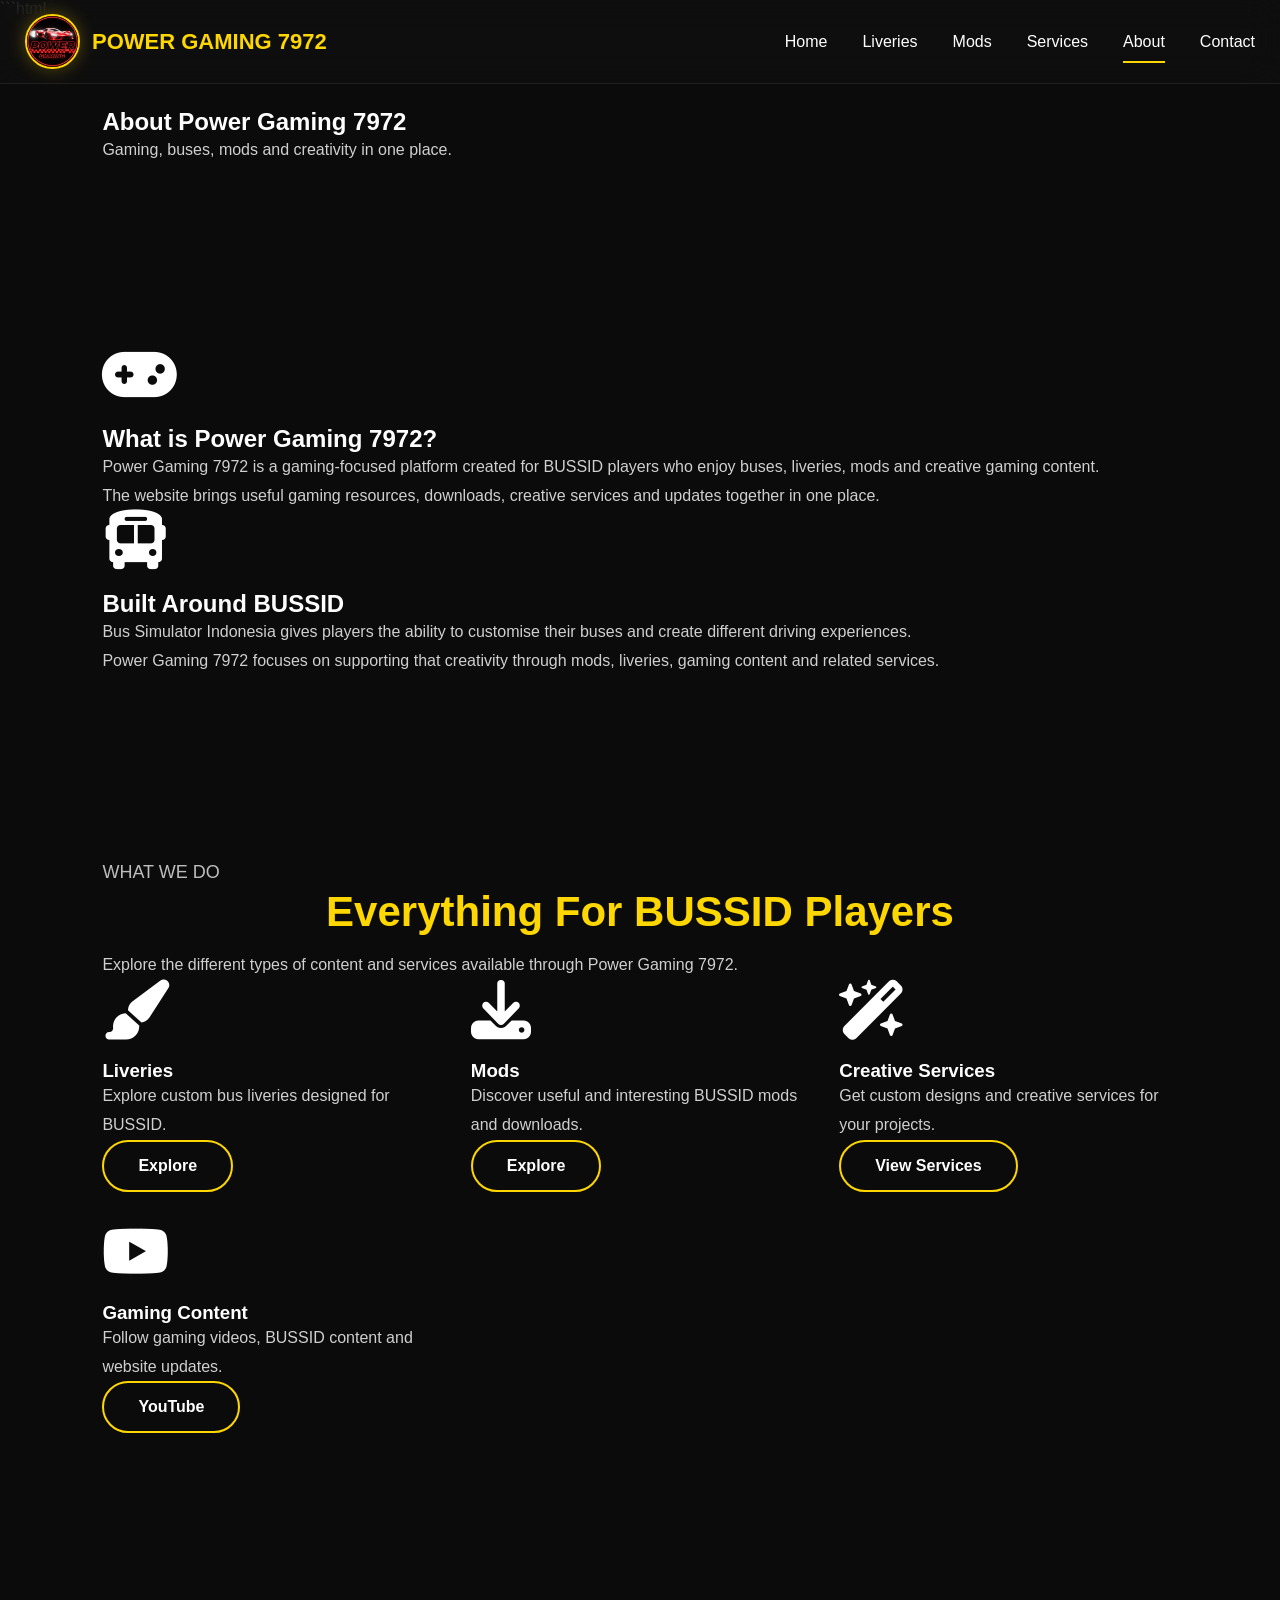
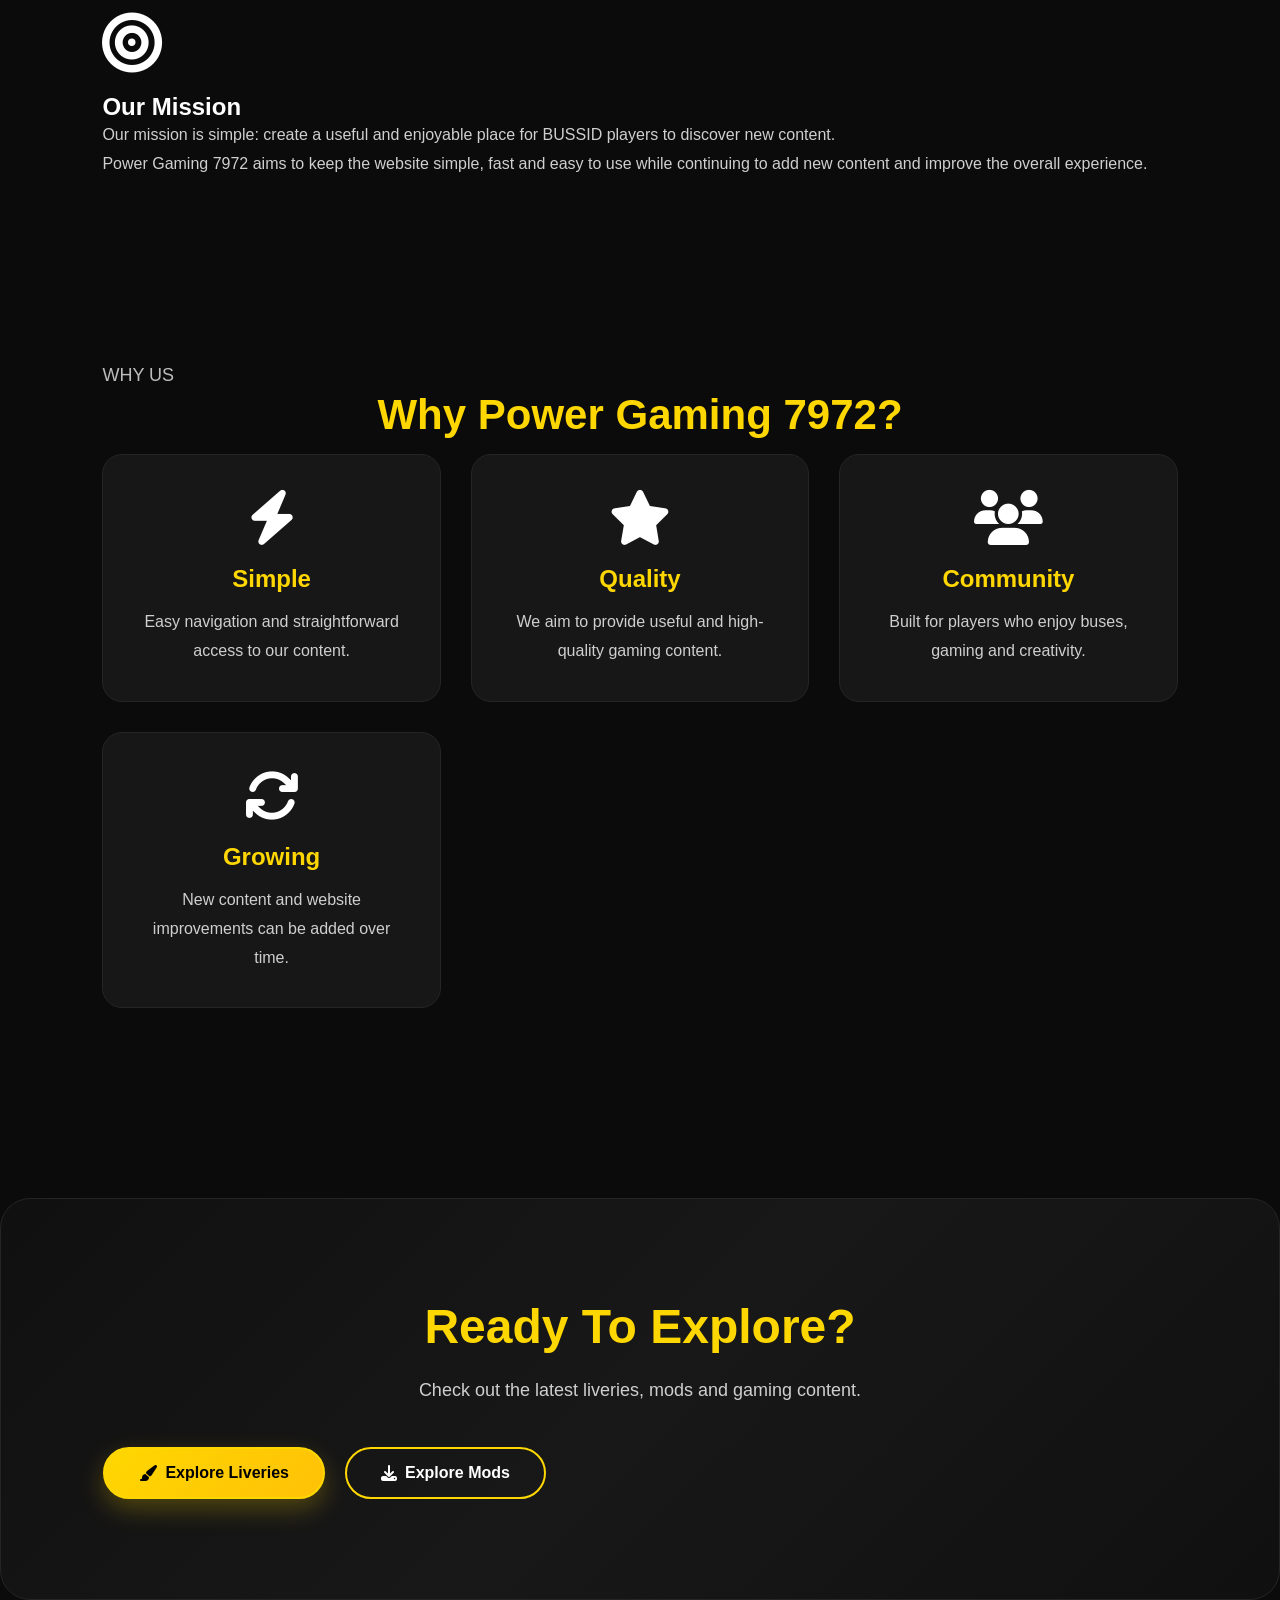
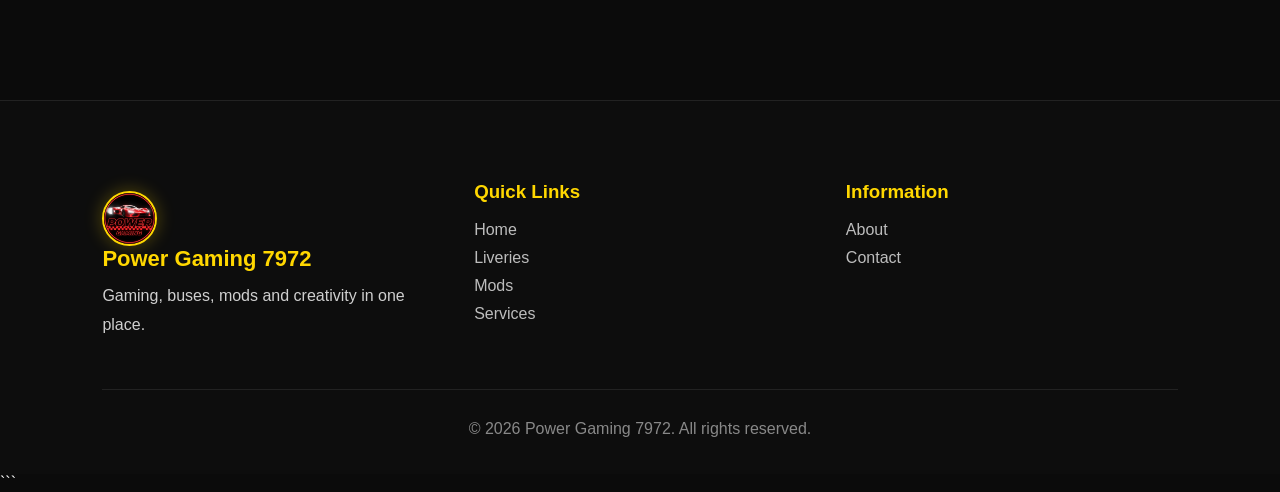
<file: about.html>
```html
<!DOCTYPE html>
<html lang="en">

<head>

    <meta charset="UTF-8">

    <meta
        name="viewport"
        content="width=device-width, initial-scale=1.0"
    >

    <meta
        name="description"
        content="Learn more about Power Gaming 7972, a BUSSID gaming platform featuring mods, liveries, gaming content and creative services."
    >

    <meta
        name="author"
        content="Power Gaming 7972"
    >

    <meta
        name="robots"
        content="index, follow"
    >

    <link
        rel="canonical"
        href="https://powergaming7972.github.io/about.html"
    >

    <title>About | Power Gaming 7972</title>


    <!-- =========================
         OPEN GRAPH
    ========================== -->

    <meta
        property="og:type"
        content="website"
    >

    <meta
        property="og:title"
        content="About | Power Gaming 7972"
    >

    <meta
        property="og:description"
        content="Learn more about Power Gaming 7972, BUSSID mods, liveries, gaming content and creative services."
    >

    <meta
        property="og:image"
        content="https://powergaming7972.github.io/images/Banner.png"
    >

    <meta
        property="og:url"
        content="https://powergaming7972.github.io/about.html"
    >

    <meta
        property="og:site_name"
        content="Power Gaming 7972"
    >


    <!-- =========================
         TWITTER
    ========================== -->

    <meta
        name="twitter:card"
        content="summary_large_image"
    >

    <meta
        name="twitter:title"
        content="About | Power Gaming 7972"
    >

    <meta
        name="twitter:description"
        content="Learn more about Power Gaming 7972 and its BUSSID gaming content."
    >

    <meta
        name="twitter:image"
        content="https://powergaming7972.github.io/images/Banner.png"
    >


    <!-- =========================
         FAVICON
    ========================== -->

    <link
        rel="icon"
        href="images/logo.jpg"
        type="image/jpg"
    >

    <link
        rel="apple-touch-icon"
        href="images/logo.jpg"
    >


    <!-- =========================
         GOOGLE FONTS
    ========================== -->

    <link
        rel="preconnect"
        href="https://fonts.googleapis.com"
    >

    <link
        rel="preconnect"
        href="https://fonts.gstatic.com"
        crossorigin
    >

    <link
        href="https://fonts.googleapis.com/css2?family=Outfit:wght@300;400;500;600;700;800&display=swap"
        rel="stylesheet"
    >


    <!-- =========================
         FONT AWESOME
    ========================== -->

    <link
        rel="stylesheet"
        href="https://cdnjs.cloudflare.com/ajax/libs/font-awesome/6.6.0/css/all.min.css"
        crossorigin="anonymous"
        referrerpolicy="no-referrer"
    >


    <!-- =========================
         WEBSITE CSS
    ========================== -->

    <link
        rel="stylesheet"
        href="css/variables.css"
    >

    <link
        rel="stylesheet"
        href="css/style.css"
    >

    <link
        rel="stylesheet"
        href="css/hero.css"
    >

    <link
        rel="stylesheet"
        href="css/navbar.css"
    >

    <link
        rel="stylesheet"
        href="css/premiumbuttons.css"
    >

    <link
        rel="stylesheet"
        href="css/responsive.css"
    >


    <!-- =========================
         STRUCTURED DATA
    ========================== -->

    <script type="application/ld+json">
    {
        "@context": "https://schema.org",
        "@type": "WebPage",
        "name": "About Power Gaming 7972",
        "url": "https://powergaming7972.github.io/about.html",
        "description": "Learn more about Power Gaming 7972, its BUSSID content, gaming resources and creative services.",
        "isPartOf": {
            "@type": "WebSite",
            "name": "Power Gaming 7972",
            "url": "https://powergaming7972.github.io/"
        }
    }
    </script>

</head>


<body>


    <!-- =====================================================
         HEADER / NAVBAR
    ====================================================== -->

    <header class="site-header">

        <nav
            class="navbar"
            aria-label="Primary navigation"
        >

            <!-- LOGO -->

            <a
                href="index.html"
                class="logo"
                aria-label="Power Gaming 7972 Home"
            >

                <img
                    src="images/logo.jpg"
                    alt="Power Gaming 7972 logo"
                    width="48"
                    height="48"
                >

                <span>
                    POWER GAMING 7972
                </span>

            </a>


            <!-- MOBILE MENU -->

            <button
                class="menu-btn"
                type="button"
                aria-label="Open navigation menu"
                aria-controls="primary-navigation"
                aria-expanded="false"
            >

                <i
                    class="fa-solid fa-bars"
                    aria-hidden="true"
                ></i>

            </button>


            <!-- NAVIGATION -->

            <ul
                class="nav-links"
                id="primary-navigation"
            >

                <li>
                    <a href="index.html">
                        Home
                    </a>
                </li>

                <li>
                    <a href="liveries.html">
                        Liveries
                    </a>
                </li>

                <li>
                    <a href="mods.html">
                        Mods
                    </a>
                </li>

                <li>
                    <a href="services.html">
                        Services
                    </a>
                </li>

                <li>
                    <a
                        href="about.html"
                        class="active"
                        aria-current="page"
                    >
                        About
                    </a>
                </li>

                <li>
                    <a href="contact.html">
                        Contact
                    </a>
                </li>

            </ul>

        </nav>

    </header>


    <!-- =====================================================
         MAIN CONTENT
    ====================================================== -->

    <main id="main-content">


        <!-- =========================
             PAGE HERO
        ========================== -->

        <section
            class="page-hero"
            aria-labelledby="about-title"
        >

            <h1 id="about-title">
                About Power Gaming 7972
            </h1>

            <p>
                Gaming, buses, mods and creativity
                in one place.
            </p>

        </section>


        <!-- =========================
             INTRODUCTION
        ========================== -->

        <section
            class="section"
            aria-labelledby="about-introduction"
        >

            <div class="container">

                <div class="content-grid">


                    <!-- WHAT IS POWER GAMING -->

                    <article class="content-card">

                        <div
                            class="service-icon"
                            aria-hidden="true"
                        >

                            <i class="fa-solid fa-gamepad"></i>

                        </div>

                        <h2 id="about-introduction">
                            What is Power Gaming 7972?
                        </h2>

                        <p>
                            Power Gaming 7972 is a gaming-focused
                            platform created for BUSSID players
                            who enjoy buses, liveries, mods and
                            creative gaming content.
                        </p>

                        <p>
                            The website brings useful gaming
                            resources, downloads, creative
                            services and updates together
                            in one place.
                        </p>

                    </article>


                    <!-- BUSSID -->

                    <article class="content-card">

                        <div
                            class="service-icon"
                            aria-hidden="true"
                        >

                            <i class="fa-solid fa-bus"></i>

                        </div>

                        <h2>
                            Built Around BUSSID
                        </h2>

                        <p>
                            Bus Simulator Indonesia gives players
                            the ability to customise their buses
                            and create different driving experiences.
                        </p>

                        <p>
                            Power Gaming 7972 focuses on supporting
                            that creativity through mods, liveries,
                            gaming content and related services.
                        </p>

                    </article>

                </div>

            </div>

        </section>


        <!-- =========================
             WHAT WE OFFER
        ========================== -->

        <section
            class="section"
            aria-labelledby="offer-title"
        >

            <div class="container">

                <div class="section-heading">

                    <span class="section-subtitle">
                        WHAT WE DO
                    </span>

                    <h2
                        class="section-title"
                        id="offer-title"
                    >
                        Everything For BUSSID Players
                    </h2>

                    <p class="section-description">
                        Explore the different types of content
                        and services available through
                        Power Gaming 7972.
                    </p>

                </div>


                <div class="cards">


                    <!-- LIVERIES -->

                    <article class="content-card">

                        <div
                            class="service-icon"
                            aria-hidden="true"
                        >

                            <i class="fa-solid fa-paintbrush"></i>

                        </div>

                        <h3>
                            Liveries
                        </h3>

                        <p>
                            Explore custom bus liveries
                            designed for BUSSID.
                        </p>

                        <a
                            href="liveries.html"
                            class="btn white"
                        >
                            Explore
                        </a>

                    </article>


                    <!-- MODS -->

                    <article class="content-card">

                        <div
                            class="service-icon"
                            aria-hidden="true"
                        >

                            <i class="fa-solid fa-download"></i>

                        </div>

                        <h3>
                            Mods
                        </h3>

                        <p>
                            Discover useful and interesting
                            BUSSID mods and downloads.
                        </p>

                        <a
                            href="mods.html"
                            class="btn white"
                        >
                            Explore
                        </a>

                    </article>


                    <!-- SERVICES -->

                    <article class="content-card">

                        <div
                            class="service-icon"
                            aria-hidden="true"
                        >

                            <i class="fa-solid fa-wand-magic-sparkles"></i>

                        </div>

                        <h3>
                            Creative Services
                        </h3>

                        <p>
                            Get custom designs and creative
                            services for your projects.
                        </p>

                        <a
                            href="services.html"
                            class="btn white"
                        >
                            View Services
                        </a>

                    </article>


                    <!-- YOUTUBE -->

                    <article class="content-card">

                        <div
                            class="service-icon"
                            aria-hidden="true"
                        >

                            <i class="fa-brands fa-youtube"></i>

                        </div>

                        <h3>
                            Gaming Content
                        </h3>

                        <p>
                            Follow gaming videos, BUSSID
                            content and website updates.
                        </p>

                        <a
                            href="https://youtube.com/@powergaming7972"
                            class="btn white"
                            target="_blank"
                            rel="noopener noreferrer"
                        >
                            YouTube
                        </a>

                    </article>

                </div>

            </div>

        </section>


        <!-- =========================
             MISSION
        ========================== -->

        <section
            class="section"
            aria-labelledby="mission-title"
        >

            <div class="container">

                <article class="content-card mission-card">

                    <div
                        class="service-icon"
                        aria-hidden="true"
                    >

                        <i class="fa-solid fa-bullseye"></i>

                    </div>

                    <h2 id="mission-title">
                        Our Mission
                    </h2>

                    <p>
                        Our mission is simple: create a useful
                        and enjoyable place for BUSSID players
                        to discover new content.
                    </p>

                    <p>
                        Power Gaming 7972 aims to keep the website
                        simple, fast and easy to use while
                        continuing to add new content and improve
                        the overall experience.
                    </p>

                </article>

            </div>

        </section>


        <!-- =========================
             WHY POWER GAMING
        ========================== -->

        <section
            class="section"
            aria-labelledby="why-title"
        >

            <div class="container">

                <div class="section-heading">

                    <span class="section-subtitle">
                        WHY US
                    </span>

                    <h2
                        class="section-title"
                        id="why-title"
                    >
                        Why Power Gaming 7972?
                    </h2>

                </div>


                <div class="why-grid">


                    <!-- SIMPLE -->

                    <article class="why-card">

                        <div
                            class="why-icon"
                            aria-hidden="true"
                        >

                            <i class="fa-solid fa-bolt"></i>

                        </div>

                        <h3>
                            Simple
                        </h3>

                        <p>
                            Easy navigation and straightforward
                            access to our content.
                        </p>

                    </article>


                    <!-- QUALITY -->

                    <article class="why-card">

                        <div
                            class="why-icon"
                            aria-hidden="true"
                        >

                            <i class="fa-solid fa-star"></i>

                        </div>

                        <h3>
                            Quality
                        </h3>

                        <p>
                            We aim to provide useful and
                            high-quality gaming content.
                        </p>

                    </article>


                    <!-- COMMUNITY -->

                    <article class="why-card">

                        <div
                            class="why-icon"
                            aria-hidden="true"
                        >

                            <i class="fa-solid fa-users"></i>

                        </div>

                        <h3>
                            Community
                        </h3>

                        <p>
                            Built for players who enjoy
                            buses, gaming and creativity.
                        </p>

                    </article>


                    <!-- UPDATES -->

                    <article class="why-card">

                        <div
                            class="why-icon"
                            aria-hidden="true"
                        >

                            <i class="fa-solid fa-arrows-rotate"></i>

                        </div>

                        <h3>
                            Growing
                        </h3>

                        <p>
                            New content and website improvements
                            can be added over time.
                        </p>

                    </article>

                </div>

            </div>

        </section>


        <!-- =========================
             CTA
        ========================== -->

        <section
            class="contact-cta"
            aria-labelledby="explore-title"
        >

            <div class="container">

                <h2 id="explore-title">
                    Ready To Explore?
                </h2>

                <p>
                    Check out the latest liveries,
                    mods and gaming content.
                </p>

                <div class="hero-buttons">

                    <a
                        href="liveries.html"
                        class="btn gold"
                    >

                        <i
                            class="fa-solid fa-paintbrush"
                            aria-hidden="true"
                        ></i>

                        Explore Liveries

                    </a>


                    <a
                        href="mods.html"
                        class="btn white"
                    >

                        <i
                            class="fa-solid fa-download"
                            aria-hidden="true"
                        ></i>

                        Explore Mods

                    </a>

                </div>

            </div>

        </section>

    </main>


    <!-- =====================================================
         FOOTER
    ====================================================== -->

    <footer>

        <div class="footer-grid">


            <!-- BRAND -->

            <div>

                <a
                    href="index.html"
                    class="logo"
                    aria-label="Power Gaming 7972 Home"
                >

                    <img
                        src="images/logo.jpg"
                        alt="Power Gaming 7972 logo"
                        width="48"
                        height="48"
                    >

                    <span>
                        Power Gaming 7972
                    </span>

                </a>

                <p>
                    Gaming, buses, mods and creativity
                    in one place.
                </p>

            </div>


            <!-- QUICK LINKS -->

            <nav aria-label="Footer navigation">

                <h3>
                    Quick Links
                </h3>

                <a href="index.html">
                    Home
                </a>

                <a href="liveries.html">
                    Liveries
                </a>

                <a href="mods.html">
                    Mods
                </a>

                <a href="services.html">
                    Services
                </a>

            </nav>


            <!-- INFORMATION -->

            <div>

                <h3>
                    Information
                </h3>

                <a href="about.html">
                    About
                </a>

                <a href="contact.html">
                    Contact
                </a>

            </div>

        </div>


        <p class="copyright">
            © 2026 Power Gaming 7972.
            All rights reserved.
        </p>

    </footer>


    <!-- =====================================================
         JAVASCRIPT
    ====================================================== -->

    <script
        src="js/app.js"
        defer
    ></script>

    <script
        src="js/downloads.js"
        defer
    ></script>

</body>

</html>
```
</file>
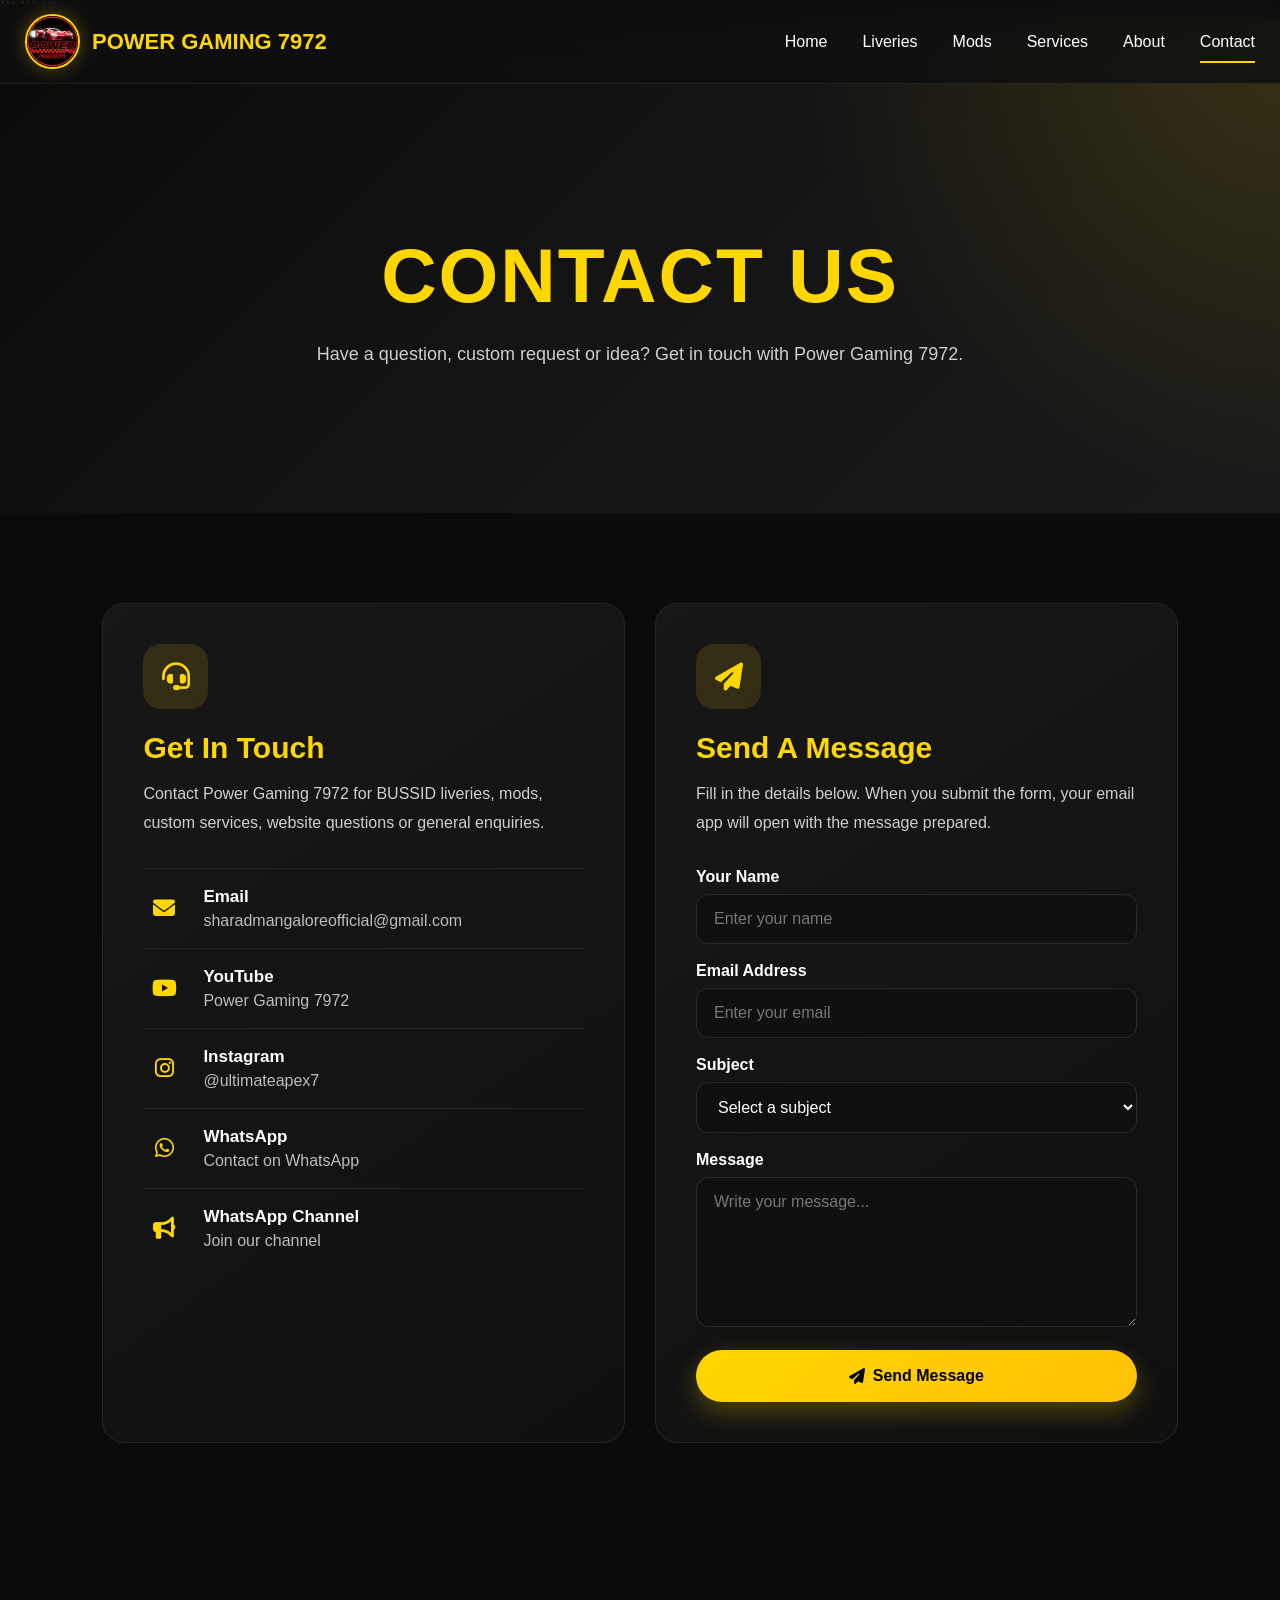
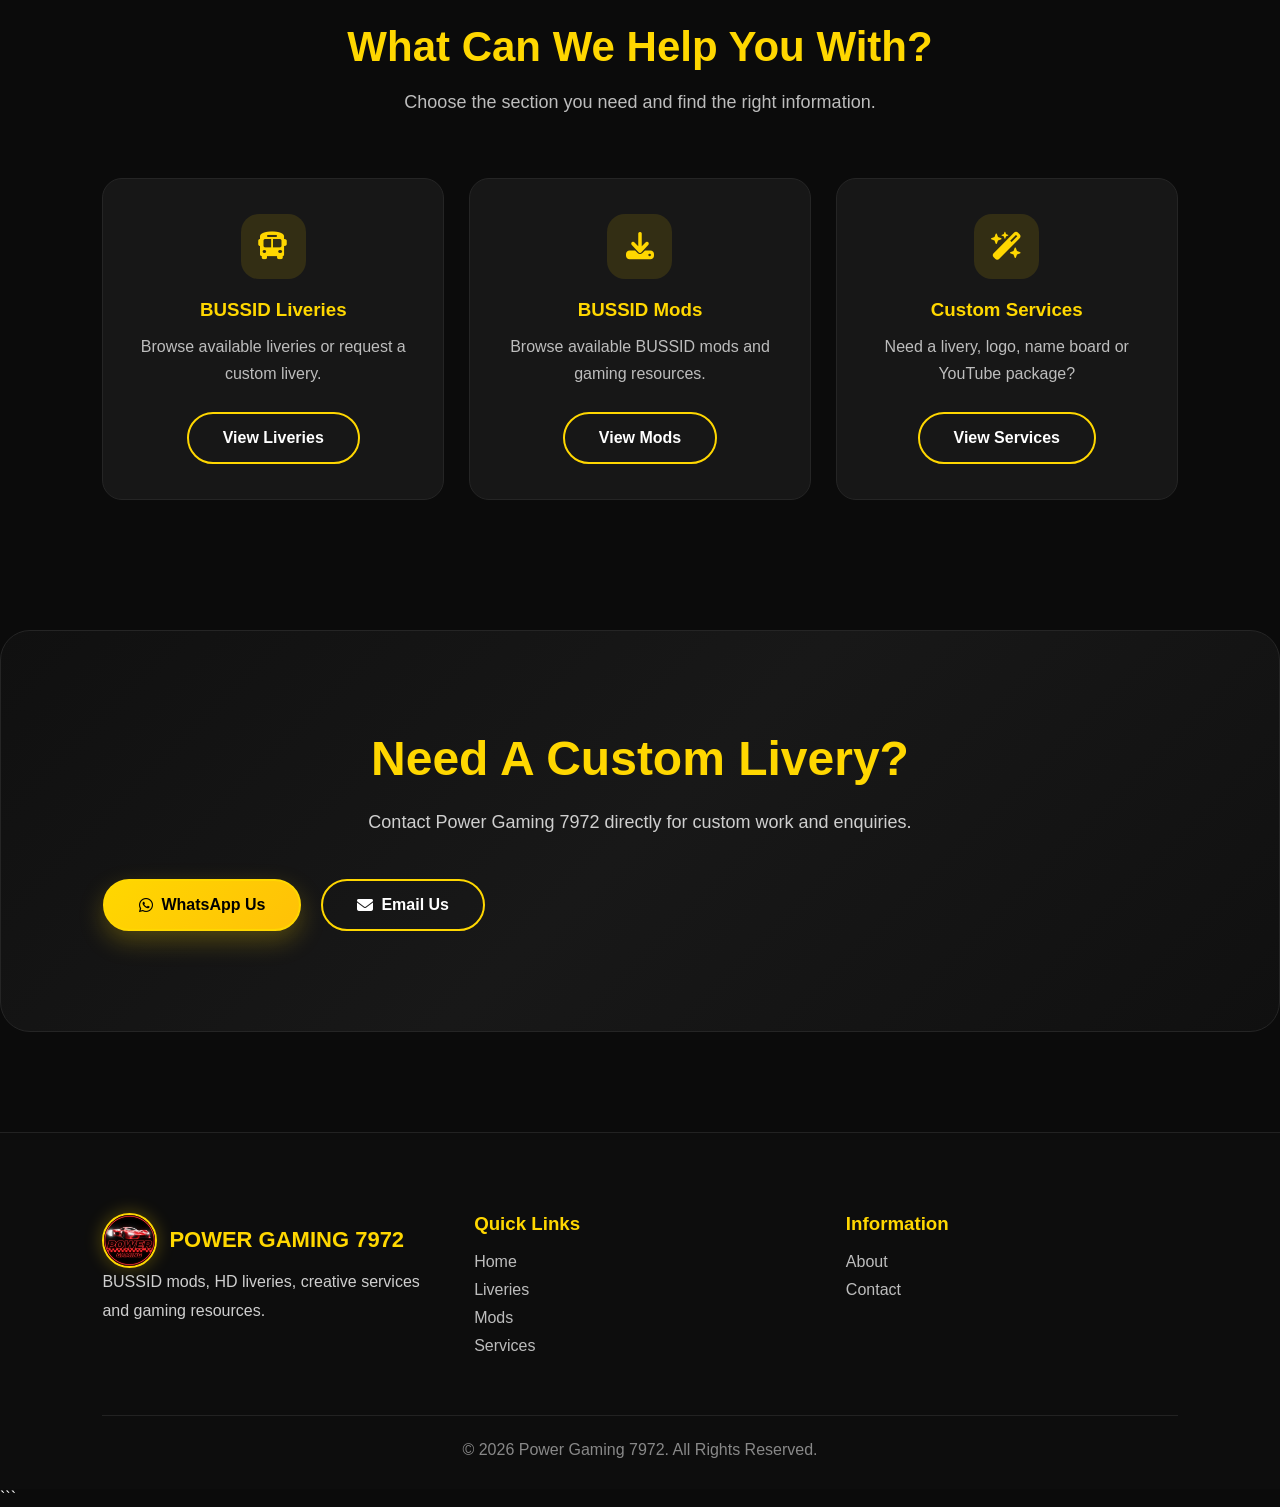
<file: contact.html>
<!DOCTYPE html>

<html lang="en">

<head>

```
<meta charset="UTF-8">

<meta name="viewport" content="width=device-width, initial-scale=1.0">

<meta
    name="description"
    content="Contact Power Gaming 7972 for BUSSID mods, liveries, custom services and general enquiries."
>

<meta name="author" content="Power Gaming 7972">
<meta name="robots" content="index, follow">

<link
    rel="canonical"
    href="https://powergaming7972.github.io/contact.html"
>

<title>Contact | Power Gaming 7972</title>


<!-- Open Graph -->

<meta property="og:type" content="website">

<meta
    property="og:title"
    content="Contact | Power Gaming 7972"
>

<meta
    property="og:description"
    content="Contact Power Gaming 7972 for BUSSID mods, liveries and custom services."
>

<meta
    property="og:image"
    content="https://powergaming7972.github.io/images/Banner.png"
>

<meta
    property="og:url"
    content="https://powergaming7972.github.io/contact.html"
>

<meta
    property="og:site_name"
    content="Power Gaming 7972"
>


<!-- Favicon -->

<link
    rel="icon"
    href="images/logo.jpg"
    type="image/jpeg"
>

<link
    rel="apple-touch-icon"
    href="images/logo.jpg"
>


<!-- Google Font -->

<link rel="preconnect" href="https://fonts.googleapis.com">

<link
    rel="preconnect"
    href="https://fonts.gstatic.com"
    crossorigin
>

<link
    href="https://fonts.googleapis.com/css2?family=Outfit:wght@300;400;500;600;700;800&display=swap"
    rel="stylesheet"
>


<!-- Font Awesome -->

<link
    rel="stylesheet"
    href="https://cdnjs.cloudflare.com/ajax/libs/font-awesome/6.6.0/css/all.min.css"
    crossorigin="anonymous"
    referrerpolicy="no-referrer"
>


<!-- Website CSS -->

<link rel="stylesheet" href="css/variables.css">
<link rel="stylesheet" href="css/style.css">
<link rel="stylesheet" href="css/hero.css">
<link rel="stylesheet" href="css/navbar.css">
<link rel="stylesheet" href="css/premiumbuttons.css">
<link rel="stylesheet" href="css/responsive.css">


<!-- Contact Page CSS -->

<style>

    .page-hero {
        min-height: 55vh;
        padding: 150px 8% 80px;

        display: flex;
        flex-direction: column;
        justify-content: center;
        align-items: center;

        text-align: center;

        background:
            radial-gradient(
                circle at top right,
                rgba(255, 215, 0, 0.14),
                transparent 35%
            ),
            linear-gradient(
                135deg,
                #0b0b0b,
                #141414,
                #1a1a1a
            );
    }

    .page-hero h1 {
        font-size: clamp(2.8rem, 6vw, 5rem);
        color: var(--gold, #ffd700);
        margin-bottom: 18px;
        text-transform: uppercase;
        letter-spacing: 2px;
    }

    .page-hero p {
        max-width: 700px;
        font-size: 18px;
        color: #cfcfcf;
        line-height: 1.8;
    }


    .contact-section {
        padding: 90px 8%;
    }

    .contact-container {
        max-width: 1300px;
        margin: auto;
    }

    .contact-grid {
        display: grid;
        grid-template-columns: repeat(2, minmax(0, 1fr));
        gap: 30px;
    }


    .contact-card {
        background:
            linear-gradient(
                145deg,
                #171717,
                #101010
            );

        border: 1px solid #252525;
        border-radius: 22px;

        padding: 40px;

        transition: 0.35s ease;
    }

    .contact-card:hover {
        transform: translateY(-8px);
        border-color: var(--gold, #ffd700);

        box-shadow:
            0 20px 45px rgba(255, 215, 0, 0.12);
    }


    .contact-icon {
        width: 65px;
        height: 65px;

        display: flex;
        align-items: center;
        justify-content: center;

        border-radius: 18px;

        background: rgba(255, 215, 0, 0.12);

        color: var(--gold, #ffd700);

        font-size: 28px;

        margin-bottom: 22px;
    }


    .contact-card h2 {
        color: var(--gold, #ffd700);
        font-size: 30px;
        margin-bottom: 15px;
    }

    .contact-card > p {
        color: #cfcfcf;
        line-height: 1.8;
        margin-bottom: 30px;
    }


    .contact-item {
        display: flex;
        align-items: center;

        gap: 18px;

        padding: 18px 0;

        border-top: 1px solid #252525;
    }

    .contact-item > i {
        width: 42px;

        color: var(--gold, #ffd700);

        font-size: 22px;

        text-align: center;
    }

    .contact-item h3 {
        color: #fff;
        font-size: 17px;
        margin-bottom: 5px;
    }

    .contact-item a {
        color: #bdbdbd;
        transition: 0.3s ease;
        word-break: break-word;
    }

    .contact-item a:hover {
        color: var(--gold, #ffd700);
    }


    .contact-form {
        display: flex;
        flex-direction: column;
        gap: 18px;
    }

    .form-group {
        display: flex;
        flex-direction: column;
        gap: 8px;
    }

    .form-group label {
        color: #fff;
        font-weight: 600;
    }

    .form-group input,
    .form-group select,
    .form-group textarea {
        width: 100%;

        padding: 15px 17px;

        background: #101010;

        color: #fff;

        border: 1px solid #2a2a2a;

        border-radius: 12px;

        outline: none;

        transition: 0.3s ease;
    }

    .form-group textarea {
        resize: vertical;
        min-height: 150px;
    }

    .form-group input::placeholder,
    .form-group textarea::placeholder {
        color: #777;
    }

    .form-group input:focus,
    .form-group select:focus,
    .form-group textarea:focus {
        border-color: var(--gold, #ffd700);

        box-shadow:
            0 0 18px rgba(255, 215, 0, 0.12);
    }


    .contact-form .btn {
        border: none;
        margin-top: 5px;
    }


    .help-section {
        padding: 90px 8%;
    }

    .help-container {
        max-width: 1300px;
        margin: auto;
    }

    .help-grid {
        display: grid;

        grid-template-columns:
            repeat(
                3,
                minmax(0, 1fr)
            );

        gap: 25px;

        margin-top: 50px;
    }

    .help-card {
        background: #171717;

        border: 1px solid #252525;

        border-radius: 20px;

        padding: 35px 25px;

        text-align: center;

        transition: 0.35s ease;
    }

    .help-card:hover {
        transform: translateY(-10px);

        border-color: var(--gold, #ffd700);

        box-shadow:
            0 20px 40px rgba(0, 0, 0, 0.4);
    }

    .help-card .contact-icon {
        margin: 0 auto 20px;
    }

    .help-card h3 {
        color: var(--gold, #ffd700);
        margin-bottom: 12px;
    }

    .help-card p {
        color: #bdbdbd;
        line-height: 1.7;
        margin-bottom: 25px;
    }


    .contact-cta {
        max-width: 1300px;
        margin: 40px auto 100px;
    }


    @media (max-width: 900px) {

        .contact-grid {
            grid-template-columns: 1fr;
        }

        .help-grid {
            grid-template-columns: 1fr 1fr;
        }

        .page-hero {
            padding-left: 6%;
            padding-right: 6%;
        }

    }


    @media (max-width: 600px) {

        .page-hero {
            min-height: 50vh;
            padding: 130px 5% 70px;
        }

        .page-hero h1 {
            font-size: 2.6rem;
        }

        .page-hero p {
            font-size: 16px;
        }

        .contact-section,
        .help-section {
            padding: 60px 5%;
        }

        .contact-card {
            padding: 28px 22px;
        }

        .contact-card h2 {
            font-size: 26px;
        }

        .help-grid {
            grid-template-columns: 1fr;
        }

        .contact-cta {
            margin: 20px 5% 70px;
        }

    }

</style>
```

</head>

<body>

```
<!-- SCROLL PROGRESS -->

<div
    id="progress-bar"
    aria-hidden="true"
></div>


<!-- HEADER -->

<header class="site-header">

    <nav
        class="navbar"
        aria-label="Primary navigation"
    >

        <a
            href="index.html"
            class="logo"
            aria-label="Power Gaming 7972 home"
        >

            <img
                src="images/logo.jpg"
                alt="Power Gaming 7972 logo"
                width="48"
                height="48"
            >

            <span>
                POWER GAMING 7972
            </span>

        </a>


        <button
            class="menu-btn"
            type="button"
            aria-label="Open navigation menu"
            aria-controls="primary-navigation"
            aria-expanded="false"
        >

            <i
                class="fa-solid fa-bars"
                aria-hidden="true"
            ></i>

        </button>


        <ul
            class="nav-links"
            id="primary-navigation"
        >

            <li>
                <a href="index.html">
                    Home
                </a>
            </li>

            <li>
                <a href="liveries.html">
                    Liveries
                </a>
            </li>

            <li>
                <a href="mods.html">
                    Mods
                </a>
            </li>

            <li>
                <a href="services.html">
                    Services
                </a>
            </li>

            <li>
                <a href="about.html">
                    About
                </a>
            </li>

            <li>
                <a
                    href="contact.html"
                    class="active"
                    aria-current="page"
                >
                    Contact
                </a>
            </li>

        </ul>

    </nav>

</header>


<!-- MAIN -->

<main>


    <!-- PAGE HERO -->

    <section class="page-hero">

        <h1>
            Contact Us
        </h1>

        <p>
            Have a question, custom request or idea?
            Get in touch with Power Gaming 7972.
        </p>

    </section>


    <!-- CONTACT -->

    <section
        class="contact-section"
        aria-labelledby="contact-title"
    >

        <div class="contact-container">

            <div class="contact-grid">


                <!-- CONTACT INFORMATION -->

                <article class="contact-card">

                    <div
                        class="contact-icon"
                        aria-hidden="true"
                    >
                        <i class="fa-solid fa-headset"></i>
                    </div>

                    <h2 id="contact-title">
                        Get In Touch
                    </h2>

                    <p>
                        Contact Power Gaming 7972 for
                        BUSSID liveries, mods, custom
                        services, website questions or
                        general enquiries.
                    </p>


                    <!-- EMAIL -->

                    <div class="contact-item">

                        <i
                            class="fa-solid fa-envelope"
                            aria-hidden="true"
                        ></i>

                        <div>

                            <h3>
                                Email
                            </h3>

                            <a href="mailto:sharadmangaloreofficial@gmail.com">
                                sharadmangaloreofficial@gmail.com
                            </a>

                        </div>

                    </div>


                    <!-- YOUTUBE -->

                    <div class="contact-item">

                        <i
                            class="fa-brands fa-youtube"
                            aria-hidden="true"
                        ></i>

                        <div>

                            <h3>
                                YouTube
                            </h3>

                            <a
                                href="https://youtube.com/@powergaming7972"
                                target="_blank"
                                rel="noopener noreferrer"
                            >
                                Power Gaming 7972
                            </a>

                        </div>

                    </div>


                    <!-- INSTAGRAM -->

                    <div class="contact-item">

                        <i
                            class="fa-brands fa-instagram"
                            aria-hidden="true"
                        ></i>

                        <div>

                            <h3>
                                Instagram
                            </h3>

                            <a
                                href="https://instagram.com/ultimateapex7"
                                target="_blank"
                                rel="noopener noreferrer"
                            >
                                @ultimateapex7
                            </a>

                        </div>

                    </div>


                    <!-- WHATSAPP -->

                    <div class="contact-item">

                        <i
                            class="fa-brands fa-whatsapp"
                            aria-hidden="true"
                        ></i>

                        <div>

                            <h3>
                                WhatsApp
                            </h3>

                            <a
                                href="https://wa.me/919741252176"
                                target="_blank"
                                rel="noopener noreferrer"
                            >
                                Contact on WhatsApp
                            </a>

                        </div>

                    </div>


                    <!-- WHATSAPP CHANNEL -->

                    <div class="contact-item">

                        <i
                            class="fa-solid fa-bullhorn"
                            aria-hidden="true"
                        ></i>

                        <div>

                            <h3>
                                WhatsApp Channel
                            </h3>

                            <a
                                href="https://whatsapp.com/channel/0029Vb5PQ1E2975ErAcERr0e"
                                target="_blank"
                                rel="noopener noreferrer"
                            >
                                Join our channel
                            </a>

                        </div>

                    </div>

                </article>


                <!-- CONTACT FORM -->

                <article class="contact-card">

                    <div
                        class="contact-icon"
                        aria-hidden="true"
                    >
                        <i class="fa-solid fa-paper-plane"></i>
                    </div>

                    <h2>
                        Send A Message
                    </h2>

                    <p>
                        Fill in the details below.
                        When you submit the form, your
                        email app will open with the
                        message prepared.
                    </p>


                    <form
                        id="contactForm"
                        class="contact-form"
                    >

                        <div class="form-group">

                            <label for="name">
                                Your Name
                            </label>

                            <input
                                type="text"
                                id="name"
                                name="name"
                                placeholder="Enter your name"
                                autocomplete="name"
                                required
                            >

                        </div>


                        <div class="form-group">

                            <label for="email">
                                Email Address
                            </label>

                            <input
                                type="email"
                                id="email"
                                name="email"
                                placeholder="Enter your email"
                                autocomplete="email"
                                required
                            >

                        </div>


                        <div class="form-group">

                            <label for="subject">
                                Subject
                            </label>

                            <select
                                id="subject"
                                name="subject"
                                required
                            >

                                <option
                                    value=""
                                    selected
                                    disabled
                                >
                                    Select a subject
                                </option>

                                <option value="Livery">
                                    Livery
                                </option>

                                <option value="Mod">
                                    Mod
                                </option>

                                <option value="Service">
                                    Service
                                </option>

                                <option value="Website">
                                    Website
                                </option>

                                <option value="General Enquiry">
                                    General Enquiry
                                </option>

                            </select>

                        </div>


                        <div class="form-group">

                            <label for="message">
                                Message
                            </label>

                            <textarea
                                id="message"
                                name="message"
                                rows="6"
                                placeholder="Write your message..."
                                required
                            ></textarea>

                        </div>


                        <button
                            type="submit"
                            class="btn gold"
                        >

                            <i
                                class="fa-solid fa-paper-plane"
                                aria-hidden="true"
                            ></i>

                            Send Message

                        </button>

                    </form>

                </article>

            </div>

        </div>

    </section>


    <!-- QUICK HELP -->

    <section
        class="help-section"
        aria-labelledby="help-title"
    >

        <div class="help-container">

            <h2
                class="section-title"
                id="help-title"
            >
                What Can We Help You With?
            </h2>

            <p class="section-subtitle">
                Choose the section you need and
                find the right information.
            </p>


            <div class="help-grid">


                <!-- LIVERIES -->

                <article class="help-card">

                    <div
                        class="contact-icon"
                        aria-hidden="true"
                    >
                        <i class="fa-solid fa-bus"></i>
                    </div>

                    <h3>
                        BUSSID Liveries
                    </h3>

                    <p>
                        Browse available liveries or
                        request a custom livery.
                    </p>

                    <a
                        href="liveries.html"
                        class="btn white"
                    >
                        View Liveries
                    </a>

                </article>


                <!-- MODS -->

                <article class="help-card">

                    <div
                        class="contact-icon"
                        aria-hidden="true"
                    >
                        <i class="fa-solid fa-download"></i>
                    </div>

                    <h3>
                        BUSSID Mods
                    </h3>

                    <p>
                        Browse available BUSSID mods
                        and gaming resources.
                    </p>

                    <a
                        href="mods.html"
                        class="btn white"
                    >
                        View Mods
                    </a>

                </article>


                <!-- SERVICES -->

                <article class="help-card">

                    <div
                        class="contact-icon"
                        aria-hidden="true"
                    >
                        <i class="fa-solid fa-wand-magic-sparkles"></i>
                    </div>

                    <h3>
                        Custom Services
                    </h3>

                    <p>
                        Need a livery, logo, name board
                        or YouTube package?
                    </p>

                    <a
                        href="services.html"
                        class="btn white"
                    >
                        View Services
                    </a>

                </article>

            </div>

        </div>

    </section>


    <!-- FINAL CTA -->

    <section class="contact-cta">

        <h2>
            Need A Custom Livery?
        </h2>

        <p>
            Contact Power Gaming 7972 directly
            for custom work and enquiries.
        </p>

        <div class="hero-buttons">

            <a
                href="https://wa.me/919741252176"
                class="btn gold"
                target="_blank"
                rel="noopener noreferrer"
            >

                <i
                    class="fa-brands fa-whatsapp"
                    aria-hidden="true"
                ></i>

                WhatsApp Us

            </a>

            <a
                href="mailto:sharadmangaloreofficial@gmail.com"
                class="btn white"
            >

                <i
                    class="fa-solid fa-envelope"
                    aria-hidden="true"
                ></i>

                Email Us

            </a>

        </div>

    </section>

</main>


<!-- FOOTER -->

<footer>

    <div class="footer-grid">


        <!-- BRAND -->

        <div>

            <div class="logo">

                <img
                    src="images/logo.jpg"
                    alt="Power Gaming 7972 logo"
                    width="48"
                    height="48"
                >

                <span>
                    POWER GAMING 7972
                </span>

            </div>

            <p>
                BUSSID mods, HD liveries,
                creative services and gaming resources.
            </p>

        </div>


        <!-- QUICK LINKS -->

        <nav aria-label="Footer navigation">

            <h3>
                Quick Links
            </h3>

            <a href="index.html">
                Home
            </a>

            <a href="liveries.html">
                Liveries
            </a>

            <a href="mods.html">
                Mods
            </a>

            <a href="services.html">
                Services
            </a>

        </nav>


        <!-- INFORMATION -->

        <nav aria-label="Information navigation">

            <h3>
                Information
            </h3>

            <a href="about.html">
                About
            </a>

            <a
                href="contact.html"
                aria-current="page"
            >
                Contact
            </a>

        </nav>

    </div>


    <div class="copyright">

        © 2026 Power Gaming 7972.
        All Rights Reserved.

    </div>

</footer>


<!-- BACK TO TOP -->

<button
    id="topBtn"
    type="button"
    aria-label="Scroll to top"
>

    <i
        class="fa-solid fa-arrow-up"
        aria-hidden="true"
    ></i>

</button>


<!-- JAVASCRIPT -->

<script src="js/app.js" defer></script>

<script src="js/downloads.js" defer></script>


<!-- CONTACT FORM -->

<script>

    document.addEventListener("DOMContentLoaded", function () {

        const contactForm =
            document.getElementById("contactForm");

        if (!contactForm) return;


        contactForm.addEventListener("submit", function (event) {

            event.preventDefault();


            const name =
                document.getElementById("name").value.trim();

            const email =
                document.getElementById("email").value.trim();

            const subject =
                document.getElementById("subject").value;

            const message =
                document.getElementById("message").value.trim();


            const mailSubject =
                encodeURIComponent(
                    "Power Gaming 7972 - " + subject
                );


            const mailBody =
                encodeURIComponent(
                    "Name: " + name +
                    "\nEmail: " + email +
                    "\n\nMessage:\n" + message
                );


            window.location.href =
                "mailto:sharadmangaloreofficial@gmail.com" +
                "?subject=" +
                mailSubject +
                "&body=" +
                mailBody;

        });

    });

</script>
```

</body>

</html>
</file>
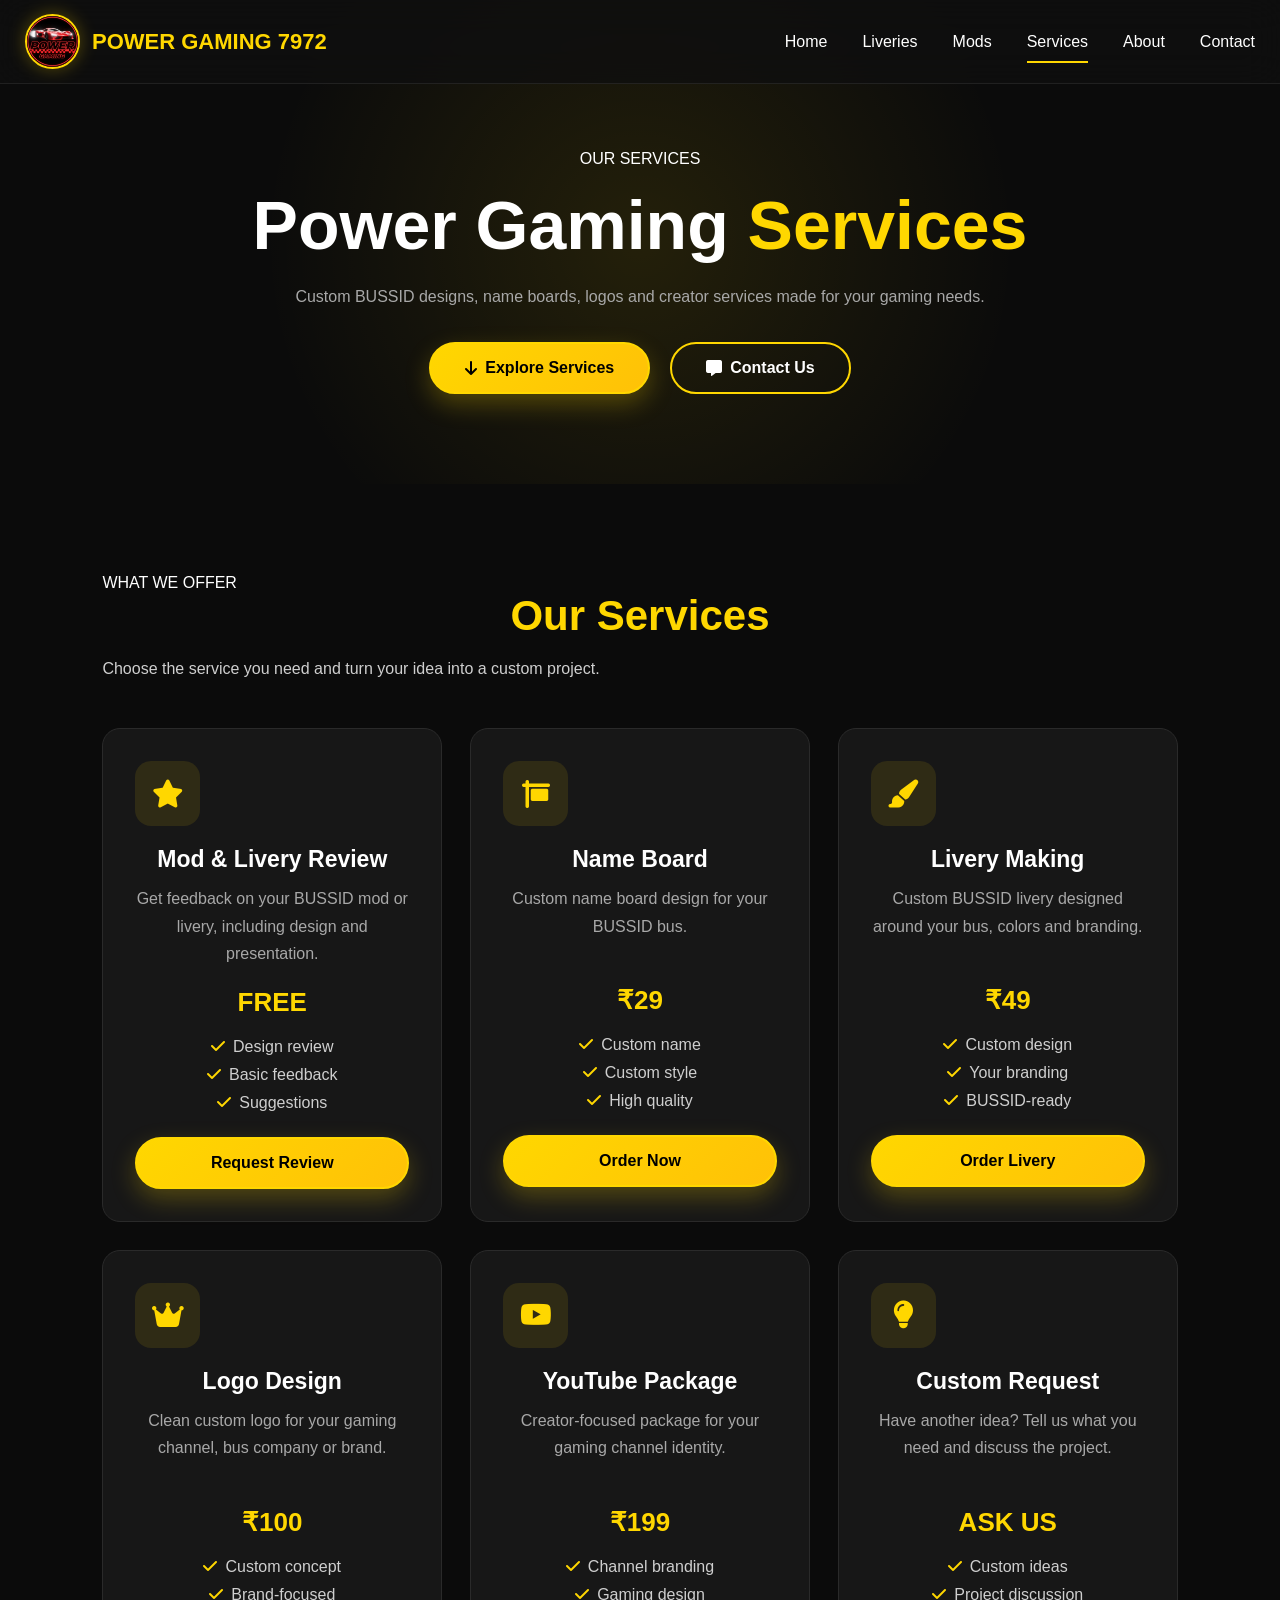
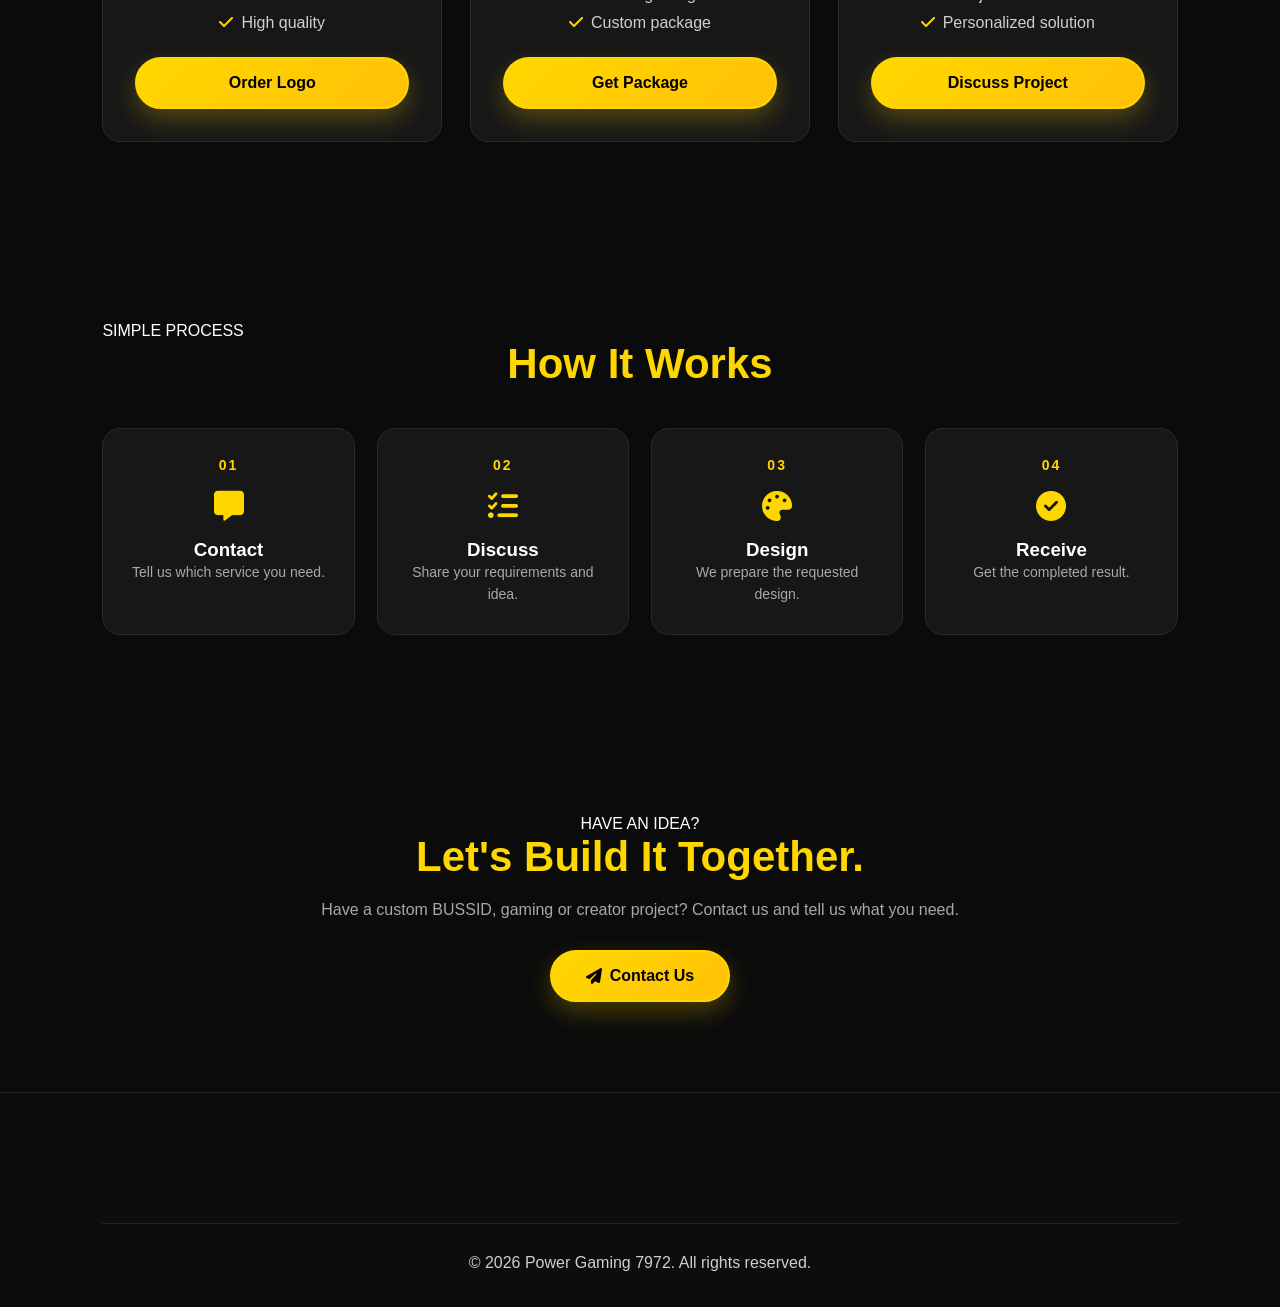
<file: services.html>
<!DOCTYPE html>
<html lang="en">
<head>
<meta charset="UTF-8">
<meta name="viewport" content="width=device-width, initial-scale=1.0">
<title>Services | Power Gaming 7972</title>
<link rel="preconnect" href="https://fonts.googleapis.com">
<link rel="preconnect" href="https://fonts.gstatic.com" crossorigin>
<link href="https://fonts.googleapis.com/css2?family=Poppins:wght@300;400;500;600;700;800&display=swap" rel="stylesheet">
<link rel="stylesheet" href="https://cdnjs.cloudflare.com/ajax/libs/font-awesome/6.5.1/css/all.min.css">
<link rel="stylesheet" href="css/variables.css">
<link rel="stylesheet" href="css/style.css">
<link rel="stylesheet" href="css/hero.css">
<link rel="stylesheet" href="css/navbar.css">
<link rel="stylesheet" href="css/premiumbuttons.css">
<link rel="stylesheet" href="css/responsive.css">
<style>
.page-hero{padding:150px 5% 90px;text-align:center;background:radial-gradient(circle at center,rgba(255,215,0,.10),transparent 55%)}
.page-hero-content{max-width:850px;margin:auto}.page-hero h1{color:#fff;font-size:clamp(38px,6vw,68px);line-height:1.1;margin:20px 0}.page-hero h1 span,.section-title span{color:var(--gold)}.page-hero p{max-width:700px;margin:0 auto 30px;color:var(--text-muted);line-height:1.8}.page-hero .hero-buttons{justify-content:center}
.services-grid{display:grid;grid-template-columns:repeat(3,1fr);gap:28px;margin-top:45px}.service-card{position:relative;background:var(--card);border:1px solid var(--border);border-radius:var(--radius);padding:32px;transition:.35s ease}.service-card:hover{transform:translateY(-7px);border-color:var(--gold);box-shadow:var(--shadow-gold)}.service-icon{width:65px;height:65px;display:flex;align-items:center;justify-content:center;border-radius:16px;background:rgba(255,215,0,.10);color:var(--gold);font-size:28px;margin-bottom:20px}.service-card h3{color:#fff;font-size:23px;margin:0 0 12px}.service-card p{color:var(--text-muted);line-height:1.7;min-height:80px}.price{color:var(--gold);font-size:26px;font-weight:800;margin:20px 0}.service-card ul{list-style:none;padding:0;margin:0 0 25px}.service-card li{color:var(--text);margin:10px 0}.service-card li i{color:var(--gold);margin-right:8px}.service-card .btn{width:100%}.steps{display:grid;grid-template-columns:repeat(4,1fr);gap:22px;margin-top:40px}.step{background:var(--card);border:1px solid var(--border);border-radius:var(--radius);padding:28px;text-align:center}.step-number{color:var(--gold);font-weight:800;font-size:14px;letter-spacing:2px}.step i{display:block;color:var(--gold);font-size:30px;margin:18px 0}.step h3{color:#fff}.step p{color:var(--text-muted);line-height:1.6;font-size:14px}.services-cta{text-align:center;max-width:850px;margin:auto}.services-cta p{color:var(--text-muted);line-height:1.8;margin-bottom:25px}@media(max-width:1000px){.services-grid{grid-template-columns:repeat(2,1fr)}.steps{grid-template-columns:repeat(2,1fr)}}@media(max-width:650px){.services-grid,.steps{grid-template-columns:1fr}.page-hero{padding-top:130px}.service-card p{min-height:auto}}
</style>
</head>
<body>
<header class="site-header">
<nav class="navbar">
<a href="index.html" class="logo"><img src="images/logo.jpg" alt="Power Gaming 7972 Logo"><span>POWER GAMING 7972</span></a>
<button class="menu-btn" id="menuBtn" type="button" aria-label="Open menu" aria-expanded="false"><i class="fa-solid fa-bars"></i></button>
<ul class="nav-links" id="navLinks">
<li><a href="index.html">Home</a></li>
<li><a href="liveries.html">Liveries</a></li>
<li><a href="mods.html">Mods</a></li>
<li><a href="services.html" class="active">Services</a></li>
<li><a href="about.html">About</a></li>
<li><a href="contact.html">Contact</a></li>
</ul>
</nav>
</header>

<section class="page-hero"><div class="page-hero-content">
<div class="section-tag">OUR SERVICES</div>
<h1>Power Gaming <span>Services</span></h1>
<p>Custom BUSSID designs, name boards, logos and creator services made for your gaming needs.</p>
<div class="hero-buttons"><a href="#services" class="btn gold"><i class="fa-solid fa-arrow-down"></i> Explore Services</a><a href="contact.html" class="btn white"><i class="fa-solid fa-message"></i> Contact Us</a></div>
</div></section>

<section class="section" id="services"><div class="container">
<div class="section-heading"><div class="section-tag">WHAT WE OFFER</div><h2 class="section-title">Our <span>Services</span></h2><p class="section-description">Choose the service you need and turn your idea into a custom project.</p></div>
<div class="services-grid">
<article class="service-card"><div class="service-icon"><i class="fa-solid fa-star"></i></div><h3>Mod &amp; Livery Review</h3><p>Get feedback on your BUSSID mod or livery, including design and presentation.</p><div class="price">FREE</div><ul><li><i class="fa-solid fa-check"></i>Design review</li><li><i class="fa-solid fa-check"></i>Basic feedback</li><li><i class="fa-solid fa-check"></i>Suggestions</li></ul><a href="contact.html?service=review" class="btn gold">Request Review</a></article>
<article class="service-card"><div class="service-icon"><i class="fa-solid fa-sign-hanging"></i></div><h3>Name Board</h3><p>Custom name board design for your BUSSID bus.</p><div class="price">₹29</div><ul><li><i class="fa-solid fa-check"></i>Custom name</li><li><i class="fa-solid fa-check"></i>Custom style</li><li><i class="fa-solid fa-check"></i>High quality</li></ul><a href="contact.html?service=name-board" class="btn gold">Order Now</a></article>
<article class="service-card"><div class="service-icon"><i class="fa-solid fa-paintbrush"></i></div><h3>Livery Making</h3><p>Custom BUSSID livery designed around your bus, colors and branding.</p><div class="price">₹49</div><ul><li><i class="fa-solid fa-check"></i>Custom design</li><li><i class="fa-solid fa-check"></i>Your branding</li><li><i class="fa-solid fa-check"></i>BUSSID-ready</li></ul><a href="contact.html?service=livery" class="btn gold">Order Livery</a></article>
<article class="service-card"><div class="service-icon"><i class="fa-solid fa-crown"></i></div><h3>Logo Design</h3><p>Clean custom logo for your gaming channel, bus company or brand.</p><div class="price">₹100</div><ul><li><i class="fa-solid fa-check"></i>Custom concept</li><li><i class="fa-solid fa-check"></i>Brand-focused</li><li><i class="fa-solid fa-check"></i>High quality</li></ul><a href="contact.html?service=logo" class="btn gold">Order Logo</a></article>
<article class="service-card"><div class="service-icon"><i class="fa-brands fa-youtube"></i></div><h3>YouTube Package</h3><p>Creator-focused package for your gaming channel identity.</p><div class="price">₹199</div><ul><li><i class="fa-solid fa-check"></i>Channel branding</li><li><i class="fa-solid fa-check"></i>Gaming design</li><li><i class="fa-solid fa-check"></i>Custom package</li></ul><a href="contact.html?service=youtube" class="btn gold">Get Package</a></article>
<article class="service-card"><div class="service-icon"><i class="fa-solid fa-lightbulb"></i></div><h3>Custom Request</h3><p>Have another idea? Tell us what you need and discuss the project.</p><div class="price">ASK US</div><ul><li><i class="fa-solid fa-check"></i>Custom ideas</li><li><i class="fa-solid fa-check"></i>Project discussion</li><li><i class="fa-solid fa-check"></i>Personalized solution</li></ul><a href="contact.html?service=custom" class="btn gold">Discuss Project</a></article>
</div></div></section>

<section class="section"><div class="container"><div class="section-heading"><div class="section-tag">SIMPLE PROCESS</div><h2 class="section-title">How It <span>Works</span></h2></div><div class="steps">
<div class="step"><div class="step-number">01</div><i class="fa-solid fa-message"></i><h3>Contact</h3><p>Tell us which service you need.</p></div>
<div class="step"><div class="step-number">02</div><i class="fa-solid fa-list-check"></i><h3>Discuss</h3><p>Share your requirements and idea.</p></div>
<div class="step"><div class="step-number">03</div><i class="fa-solid fa-palette"></i><h3>Design</h3><p>We prepare the requested design.</p></div>
<div class="step"><div class="step-number">04</div><i class="fa-solid fa-circle-check"></i><h3>Receive</h3><p>Get the completed result.</p></div>
</div></div></section>

<section class="section"><div class="container"><div class="services-cta"><div class="section-tag">HAVE AN IDEA?</div><h2 class="section-title">Let's Build It <span>Together.</span></h2><p>Have a custom BUSSID, gaming or creator project? Contact us and tell us what you need.</p><a href="contact.html" class="btn gold"><i class="fa-solid fa-paper-plane"></i> Contact Us</a></div></div></section>

<footer class="site-footer"><div class="container"><div class="copyright"><p>&copy; 2026 Power Gaming 7972. All rights reserved.</p></div></div></footer>

<script src="js/app.js" defer></script>
<script src="js/downloads.js" defer></script>
</body>
</html>
</file>
<file: css/variables.css>
/* =========================================================
   POWER GAMING 7972
   GLOBAL VARIABLES
========================================================= */

:root {

    /* =========================
       COLORS
    ========================= */

    --bg: #0A0A0A;

    --bg2: #111111;

    --card: #171717;

    --gold: #FFD700;

    --gold-hover: #E6C200;

    --white: #FFFFFF;

    --text: #D9D9D9;

    --text-muted: #A8A8A8;

    --border: #2A2A2A;


    /* =========================
       EFFECTS
    ========================= */

    --shadow:
        0 15px 40px rgba(0, 0, 0, 0.35);

    --shadow-gold:
        0 15px 40px rgba(255, 215, 0, 0.18);

    --gold-glow:
        0 0 25px rgba(255, 215, 0, 0.25);


    /* =========================
       BORDER RADIUS
    ========================= */

    --radius: 18px;

    --radius-small: 10px;

    --radius-large: 24px;


    /* =========================
       TRANSITIONS
    ========================= */

    --transition: 0.35s ease;

    --transition-fast: 0.2s ease;

    --transition-slow: 0.5s ease;


    /* =========================
       FONT
    ========================= */

    --font: 'Poppins', sans-serif;


    /* =========================
       LAYOUT
    ========================= */

    --container: 1300px;

    --section-padding: 100px 5%;


    /* =========================
       Z-INDEX
    ========================= */

    --z-header: 9999;

    --z-menu: 10000;

    --z-modal: 11000;

    --z-loader: 12000;

}
</file>
<file: css/style.css>
/* =========================================================
   POWER GAMING 7972
   MAIN STYLE SHEET
========================================================= */

/* =========================
   VARIABLES
========================= */

:root {
    --bg: #0b0b0b;
    --white: #ffffff;
    --text: #cfcfcf;
    --gold: #ffd700;
    --font: Arial, Helvetica, sans-serif;
}

/* =========================
   RESET
========================= */

* {
    margin: 0;
    padding: 0;
    box-sizing: border-box;
}

html {
    scroll-behavior: smooth;
}

body {
    font-family: var(--font);
    background: var(--bg);
    color: var(--white);
    overflow-x: hidden;
}

img {
    max-width: 100%;
    height: auto;
    display: block;
}

a {
    text-decoration: none;
    color: inherit;
}

button,
input,
textarea,
select {
    font: inherit;
}

button {
    cursor: pointer;
}

ul {
    list-style: none;
}

section {
    padding: 90px 8%;
}

h1,
h2,
h3,
h4,
h5,
h6 {
    font-weight: 700;
}

p {
    color: var(--text);
    line-height: 1.8;
}

/* =========================
   LOGO
========================= */

.logo {
    display: flex;
    align-items: center;
    gap: 14px;
    font-size: 24px;
    font-weight: 700;
    color: #fff;
}

.logo img {
    width: 58px;
    height: 58px;
    border-radius: 50%;
    object-fit: cover;
    border: 2px solid var(--gold);
    box-shadow: 0 0 20px rgba(255, 215, 0, 0.35);
    transition: 0.35s ease;
    flex-shrink: 0;
}

.logo:hover img {
    transform: rotate(8deg) scale(1.08);
    box-shadow: 0 0 30px rgba(255, 215, 0, 0.6);
}

/* =========================
   HEADER / NAVBAR
========================= */

.site-header {
    position: fixed;
    top: 0;
    left: 0;
    width: 100%;
    z-index: 1000;
    background: rgba(15, 15, 15, 0.88);
    backdrop-filter: blur(18px);
    -webkit-backdrop-filter: blur(18px);
    border-bottom: 1px solid rgba(255, 255, 255, 0.08);
}

.navbar {
    max-width: 1400px;
    margin: auto;
    display: flex;
    align-items: center;
    justify-content: space-between;
    padding: 18px 8%;
}

.nav-links {
    display: flex;
    align-items: center;
    gap: 35px;
}

.nav-links a {
    position: relative;
    color: #fff;
    font-weight: 500;
    transition: 0.3s ease;
    padding: 8px 0;
}

.nav-links a:hover {
    color: var(--gold);
}

.nav-links a::after {
    content: "";
    position: absolute;
    left: 0;
    bottom: -6px;
    width: 0;
    height: 2px;
    background: var(--gold);
    transition: 0.35s ease;
}

.nav-links a:hover::after,
.nav-links a.active::after {
    width: 100%;
}

/* =========================
   HERO
========================= */

.hero {
    position: relative;
    min-height: 90vh;
    display: grid;
    grid-template-columns: 1fr 1fr;
    align-items: center;
    gap: 60px;
    padding: 140px 8% 100px;
    overflow: hidden;

    background:
        radial-gradient(
            circle at top right,
            rgba(255, 215, 0, 0.12),
            transparent 35%
        ),
        radial-gradient(
            circle at bottom left,
            rgba(255, 255, 255, 0.05),
            transparent 30%
        ),
        linear-gradient(
            135deg,
            #0b0b0b,
            #141414,
            #1a1a1a
        );
}

.hero-content {
    position: relative;
    z-index: 2;
    opacity: 1;
    visibility: visible;
}

.hero h1 {
    font-size: clamp(3rem, 6vw, 4.5rem);
    font-weight: 800;
    line-height: 1.1;
    margin-bottom: 20px;
    color: var(--gold);
    text-transform: uppercase;
    letter-spacing: 2px;
}

.hero p {
    font-size: 18px;
    line-height: 1.8;
    color: #cfcfcf;
    max-width: 600px;
    margin-bottom: 35px;
}

.hero-buttons {
    display: flex;
    gap: 20px;
    flex-wrap: wrap;
}

/* =========================
   HERO IMAGE
========================= */

.hero-image {
    position: relative;
    display: flex;
    justify-content: center;
    align-items: center;
    z-index: 1;
}

.hero-image::before {
    content: "";
    position: absolute;
    width: 450px;
    height: 450px;
    background:
        radial-gradient(
            circle,
            rgba(255, 215, 0, 0.3),
            transparent 70%
        );
    top: 50%;
    left: 50%;
    transform: translate(-50%, -50%);
    z-index: -1;
    filter: blur(30px);
}

.hero-image img {
    width: 100%;
    max-width: 650px;
    aspect-ratio: 16 / 9;
    height: auto;
    object-fit: cover;
    border-radius: 20px;
    box-shadow: 0 25px 60px rgba(0, 0, 0, 0.45);
    transition: 0.4s ease;
}

.hero-image img:hover {
    transform: scale(1.02);
}

/* =========================
   HERO ANIMATION
========================= */

.hero-content > * {
    opacity: 0;
    transform: translateY(40px);
    animation: heroFade 0.8s forwards;
}

.hero-content > *:nth-child(1) {
    animation-delay: 0.2s;
}

.hero-content > *:nth-child(2) {
    animation-delay: 0.4s;
}

.hero-content > *:nth-child(3) {
    animation-delay: 0.6s;
}

.hero-content > *:nth-child(4) {
    animation-delay: 0.8s;
}

@keyframes heroFade {
    from {
        opacity: 0;
        transform: translateY(40px);
    }

    to {
        opacity: 1;
        transform: translateY(0);
    }
}

/* =========================
   BUTTONS
========================= */

.btn {
    display: inline-flex;
    align-items: center;
    justify-content: center;
    padding: 16px 36px;
    border-radius: 50px;
    font-size: 16px;
    font-weight: 600;
    transition: 0.35s ease;
    cursor: pointer;
    position: relative;
    overflow: hidden;
}

.btn.gold {
    background: linear-gradient(
        135deg,
        #ffd700,
        #ffc107
    );

    color: #111;

    box-shadow:
        0 10px 25px rgba(255, 215, 0, 0.3);
}

.btn.white {
    background: transparent;
    color: #fff;
    border: 2px solid #fff;
}

.btn:hover {
    transform: translateY(-4px) scale(1.03);
}

.btn.gold:hover {
    box-shadow:
        0 18px 40px rgba(255, 215, 0, 0.45);
}

.btn.white:hover {
    background: #fff;
    color: #111;
}

/* =========================
   SEARCH
========================= */

.search-section {
    max-width: 900px;
    margin: 60px auto;
}

.search-section input {
    width: 100%;
    padding: 18px 25px;
    background: rgba(25, 25, 25, 0.9);
    border: 2px solid #2b2b2b;
    border-radius: 50px;
    color: #fff;
    font-size: 17px;
    outline: none;
    transition: 0.35s ease;
}

.search-section input::placeholder {
    color: #999;
}

.search-section input:focus {
    border-color: var(--gold);
    box-shadow:
        0 0 25px rgba(255, 215, 0, 0.35);
    transform: scale(1.02);
}

/* =========================
   SECTION TITLES
========================= */

.section-title {
    text-align: center;
    font-size: 42px;
    font-weight: 700;
    color: var(--gold);
    margin-bottom: 15px;
}

.section-subtitle {
    text-align: center;
    max-width: 700px;
    margin: 0 auto 60px;
    font-size: 18px;
    color: #bdbdbd;
    line-height: 1.8;
}

/* =========================
   CATEGORIES
========================= */

.categories h2,
.latest h2 {
    text-align: center;
    margin-bottom: 50px;
    font-size: 40px;
    color: var(--gold);
}

.category-grid {
    display: grid;
    grid-template-columns: repeat(
        auto-fit,
        minmax(220px, 1fr)
    );
    gap: 25px;
    max-width: 1200px;
    margin: auto;
}

.category-card {
    position: relative;
    overflow: hidden;
    background: linear-gradient(
        145deg,
        #171717,
        #101010
    );
    padding: 40px 25px;
    border-radius: 22px;
    text-align: center;
    border: 1px solid #2a2a2a;
    transition: 0.4s ease;
}

.category-card::before {
    content: "";
    position: absolute;
    top: 0;
    left: -100%;
    width: 100%;
    height: 100%;
    background:
        linear-gradient(
            90deg,
            transparent,
            rgba(255, 215, 0, 0.15),
            transparent
        );
    transition: 0.6s;
}

.category-card:hover::before {
    left: 100%;
}

.category-card:hover {
    transform: translateY(-12px);
    border-color: var(--gold);
    box-shadow:
        0 20px 45px rgba(255, 215, 0, 0.15);
}

.category-icon {
    font-size: 60px;
    margin-bottom: 20px;
    transition: 0.35s;
}

.category-card:hover .category-icon {
    transform: scale(1.15) rotate(8deg);
}

.category-card h3 {
    position: relative;
    color: var(--gold);
    margin-bottom: 12px;
    font-size: 24px;
}

.category-card p {
    position: relative;
    color: #bfbfbf;
}

/* =========================
   CARDS
========================= */

.cards {
    display: grid;
    grid-template-columns: repeat(
        auto-fit,
        minmax(300px, 1fr)
    );
    gap: 30px;
    max-width: 1300px;
    margin: auto;
}

/* =========================
   STATISTICS
========================= */

.stats {
    display: grid;
    grid-template-columns: repeat(
        auto-fit,
        minmax(240px, 1fr)
    );
    gap: 30px;
    max-width: 1300px;
    margin: auto;
}

.stat-card,
.stats > div {
    background: linear-gradient(
        145deg,
        #171717,
        #101010
    );
    padding: 40px;
    border-radius: 20px;
    text-align: center;
    border: 1px solid #252525;
    transition: 0.35s;
}

.stat-card:hover,
.stats > div:hover {
    transform: translateY(-10px);
    border-color: var(--gold);
    box-shadow:
        0 15px 40px rgba(255, 215, 0, 0.18);
}

.stat-card h2,
.stats h2 {
    font-size: 58px;
    color: var(--gold);
    margin-bottom: 12px;
}

.stat-card p,
.stats p {
    color: #cfcfcf;
    font-size: 18px;
}

/* =========================
   SERVICES
========================= */

.services {
    padding: 100px 8%;
    max-width: 1300px;
    margin: auto;
}

.service-grid {
    display: grid;
    grid-template-columns: repeat(
        auto-fit,
        minmax(300px, 1fr)
    );
    gap: 30px;
    margin-top: 60px;
}

.service-card {
    background: #171717;
    padding: 35px;
    border-radius: 20px;
    text-align: center;
    border: 1px solid #252525;
    transition: 0.35s;
}

.service-card:hover {
    transform: translateY(-10px);
    border-color: var(--gold);
    box-shadow:
        0 20px 45px rgba(0, 0, 0, 0.45);
}

.service-icon {
    font-size: 60px;
    margin-bottom: 20px;
}

.service-card h3 {
    color: var(--gold);
    margin-bottom: 15px;
}

.service-card h4 {
    font-size: 30px;
    margin: 20px 0;
    color: #fff;
}

.service-btn {
    display: inline-block;
    margin-top: 10px;
    padding: 14px 28px;
    background: var(--gold);
    color: #000;
    font-weight: 700;
    border-radius: 10px;
    transition: 0.3s;
}

.service-btn:hover {
    transform: scale(1.05);
    background: #ffea75;
}

/* =========================
   WHY CHOOSE US
========================= */

.why {
    max-width: 1300px;
    margin: auto;
    padding: 90px 8%;
}

.why-grid {
    display: grid;
    grid-template-columns: repeat(
        auto-fit,
        minmax(280px, 1fr)
    );
    gap: 30px;
}

.why-card {
    background: #171717;
    border: 1px solid #252525;
    border-radius: 20px;
    padding: 35px;
    transition: 0.35s;
    text-align: center;
}

.why-card:hover {
    transform: translateY(-10px);
    border-color: var(--gold);
    box-shadow:
        0 20px 40px rgba(0, 0, 0, 0.45);
}

.why-icon {
    font-size: 55px;
    margin-bottom: 20px;
}

.why-card h3 {
    color: var(--gold);
    margin-bottom: 15px;
    font-size: 24px;
}

.why-card p {
    color: #cfcfcf;
    line-height: 1.8;
}

/* =========================
   GALLERY
========================= */

.gallery-grid {
    display: grid;
    grid-template-columns: repeat(
        auto-fit,
        minmax(300px, 1fr)
    );
    gap: 25px;
}

.gallery-button {
    border: none;
    background: none;
    padding: 0;
    cursor: pointer;
    overflow: hidden;
    border-radius: 20px;
    display: block;
    width: 100%;
}

.gallery-img {
    width: 100%;
    aspect-ratio: 16 / 9;
    height: auto;
    object-fit: cover;
    border-radius: 20px;
    transition: 0.45s ease;
}

.gallery-button:hover .gallery-img {
    transform: scale(1.08);
    filter: brightness(1.08);
}

/* =========================
   LIVERY / MOD IMAGES
========================= */

.livery-card img,
.mod-card img,
.latest-card img {
    width: 100%;
    aspect-ratio: 16 / 9;
    height: auto;
    object-fit: cover;
    display: block;
}

/* =========================
   DOWNLOAD GUIDE
========================= */

.guide-grid {
    display: grid;
    grid-template-columns: repeat(
        auto-fit,
        minmax(250px, 1fr)
    );
    gap: 30px;
}

.guide-card {
    background: linear-gradient(
        145deg,
        #171717,
        #101010
    );
    border: 1px solid #252525;
    border-radius: 22px;
    padding: 40px;
    text-align: center;
    transition: 0.35s;
}

.guide-card:hover {
    transform: translateY(-10px);
    border-color: var(--gold);
    box-shadow:
        0 20px 45px rgba(255, 215, 0, 0.18);
}

.guide-card span {
    width: 70px;
    height: 70px;
    display: flex;
    align-items: center;
    justify-content: center;
    margin: 0 auto 25px;
    border-radius: 50%;
    background: var(--gold);
    color: #111;
    font-size: 30px;
    font-weight: 700;
}

.guide-card h3 {
    color: var(--gold);
    margin-bottom: 15px;
}

/* =========================
   REVIEWS
========================= */

.review-grid {
    display: grid;
    grid-template-columns: repeat(
        auto-fit,
        minmax(300px, 1fr)
    );
    gap: 30px;
    margin-top: 50px;
}

.review-card {
    background: #171717;
    padding: 30px;
    border-radius: 18px;
    text-align: center;
    border: 1px solid #252525;
    transition: 0.35s;
}

.review-card:hover {
    transform: translateY(-10px);
    border-color: var(--gold);
}

.review-card img {
    width: 90px;
    height: 90px;
    border-radius: 50%;
    margin: 0 auto 20px;
    object-fit: cover;
}

.review-card h3 {
    color: var(--gold);
    margin-bottom: 10px;
}

.stars {
    font-size: 22px;
    color: var(--gold);
    margin: 15px 0;
}

/* =========================
   NEWSLETTER
========================= */

.newsletter {
    padding: 100px 8%;
    text-align: center;
}

.newsletter-form {
    margin-top: 40px;
    display: flex;
    justify-content: center;
    gap: 15px;
    flex-wrap: wrap;
}

.newsletter input {
    width: min(380px, 100%);
    padding: 16px;
    background: #171717;
    border: 2px solid #252525;
    border-radius: 10px;
    color: #fff;
    font-size: 16px;
    outline: none;
    transition: 0.3s;
}

.newsletter input:focus {
    border-color: var(--gold);
}

.newsletter button {
    padding: 16px 35px;
    background: var(--gold);
    border: none;
    border-radius: 10px;
    cursor: pointer;
    font-weight: bold;
    transition: 0.3s;
}

.newsletter button:hover {
    transform: scale(1.05);
}

/* =========================
   CONTACT CTA
========================= */

.contact-cta {
    background: linear-gradient(
        135deg,
        #101010,
        #181818,
        #101010
    );
    padding: 100px 8%;
    text-align: center;
    border-radius: 30px;
    margin: 100px auto;
    max-width: 1300px;
    border: 1px solid #252525;
}

.contact-cta h2 {
    font-size: 48px;
    color: var(--gold);
    margin-bottom: 20px;
}

.contact-cta p {
    max-width: 700px;
    margin: 0 auto 40px;
    color: #cfcfcf;
    font-size: 18px;
}

/* =========================
   FAQ
========================= */

.faq {
    max-width: 900px;
    margin: auto;
}

.faq-item {
    background: #161616;
    margin-bottom: 18px;
    border-radius: 15px;
    overflow: hidden;
    border: 1px solid #242424;
    transition: 0.3s;
}

.faq-item.active {
    border-color: rgba(255, 215, 0, 0.45);
}

.faq-question {
    width: 100%;
    padding: 20px;
    cursor: pointer;
    font-weight: 600;
    color: #fff;
    background: none;
    border: none;
    text-align: left;
    transition: 0.3s;
}

.faq-question:hover {
    color: var(--gold);
}

.faq-answer {
    padding: 0 20px 20px;
    display: none;
    color: #ccc;
}

/* =========================
   FOOTER
========================= */

footer {
    background: #0d0d0d;
    border-top: 1px solid #222;
    padding: 80px 8% 30px;
}

.footer-grid {
    display: grid;
    grid-template-columns: repeat(
        auto-fit,
        minmax(280px, 1fr)
    );
    gap: 40px;
}

.footer-grid h2,
.footer-grid h3 {
    color: var(--gold);
    margin-bottom: 18px;
}

.footer-grid a {
    display: block;
    color: #bdbdbd;
    margin: 10px 0;
    transition: 0.3s;
}

.footer-grid a:hover {
    color: var(--gold);
    padding-left: 8px;
}

.copyright {
    margin-top: 50px;
    padding-top: 25px;
    border-top: 1px solid #222;
    text-align: center;
    color: #888;
}

/* =========================
   FLOATING SOCIAL
========================= */

.floating-social {
    position: fixed;
    right: 25px;
    bottom: 30px;
    display: flex;
    flex-direction: column;
    align-items: center;
    gap: 15px;
    z-index: 9990;
}

.floating-social a,
.floating-social button {
    width: 55px;
    height: 55px;
    min-width: 55px;
    padding: 0;
    margin: 0;
    display: flex;
    align-items: center;
    justify-content: center;
    border-radius: 50%;
    background: #171717;
    color: var(--gold);
    border: 2px solid var(--gold);
    font-size: 23px;
    line-height: 1;
    text-decoration: none;
    cursor: pointer;
    transition:
        transform 0.25s ease,
        background 0.25s ease,
        color 0.25s ease,
        box-shadow 0.25s ease;
}

.floating-social a i,
.floating-social button i {
    display: flex;
    align-items: center;
    justify-content: center;
    width: 1em;
    height: 1em;
    font-size: inherit;
    line-height: 1;
}

.floating-social a:hover,
.floating-social button:hover {
    transform: scale(1.1);
    background: var(--gold);
    color: #000;
    box-shadow:
        0 0 18px rgba(255, 215, 0, 0.45);
}

/* =========================
   BACK TO TOP
   FIXED
========================= */

#topBtn {
    position: fixed !important;

    right: 25px !important;
    bottom: 30px !important;

    width: 55px !important;
    height: 55px !important;

    display: flex !important;
    align-items: center !important;
    justify-content: center !important;

    border: 2px solid var(--gold) !important;
    border-radius: 50% !important;

    background: #171717 !important;
    color: var(--gold) !important;

    font-size: 22px !important;
    line-height: 1 !important;

    opacity: 0 !important;
    visibility: hidden !important;
    pointer-events: none !important;

    transform: translateY(20px) !important;

    z-index: 99999 !important;

    transition:
        opacity 0.3s ease,
        visibility 0.3s ease,
        transform 0.3s ease,
        background 0.3s ease,
        color 0.3s ease !important;
}

#topBtn.show,
#topBtn.active {
    opacity: 1 !important;
    visibility: visible !important;
    pointer-events: auto !important;
    transform: translateY(0) !important;
}

#topBtn:hover {
    background: var(--gold) !important;
    color: #000 !important;
    transform: translateY(-4px) !important;
    box-shadow:
        0 0 20px rgba(255, 215, 0, 0.45) !important;
}

#topBtn i {
    display: flex;
    align-items: center;
    justify-content: center;
    pointer-events: none;
}

/* =========================
   SCROLL PROGRESS
========================= */

#progress-bar {
    position: fixed;
    top: 0;
    left: 0;
    width: 0%;
    height: 4px;

    background: linear-gradient(
        90deg,
        var(--gold),
        #ff3b3b,
        var(--gold)
    );

    background-size: 300%;
    animation: progressGlow 3s linear infinite;

    z-index: 999999;

    box-shadow:
        0 0 15px var(--gold),
        0 0 30px red;
}

@keyframes progressGlow {
    0% {
        background-position: 0%;
    }

    100% {
        background-position: 300%;
    }
}

/* =========================
   LIGHTBOX
========================= */

#lightbox {
    position: fixed;
    inset: 0;
    width: 100%;
    height: 100%;
    background: rgba(0, 0, 0, 0.95);

    display: flex;
    justify-content: center;
    align-items: center;

    padding: 30px;

    opacity: 0;
    visibility: hidden;

    transition:
        opacity 0.35s ease,
        visibility 0.35s ease;

    z-index: 999999;
}

#lightbox[hidden] {
    display: none;
}

#lightbox.active {
    opacity: 1;
    visibility: visible;
}

#lightbox img {
    max-width: 90%;
    max-height: 85vh;
    border-radius: 15px;
    border: 3px solid var(--gold);
    box-shadow:
        0 0 40px rgba(255, 215, 0, 0.45);
}

#close-lightbox {
    position: absolute;
    top: 25px;
    right: 35px;
    width: 55px;
    height: 55px;

    display: flex;
    align-items: center;
    justify-content: center;

    background: transparent;
    border: none;

    font-size: 55px;
    line-height: 1;

    cursor: pointer;
    color: white;
    transition: 0.3s;
}

#close-lightbox:hover {
    color: var(--gold);
    transform: rotate(90deg);
}

body.lightbox-open {
    overflow: hidden;
}

/* =========================
   SHARE MODAL
========================= */

#shareModal {
    position: fixed;
    inset: 0;

    display: flex;
    align-items: center;
    justify-content: center;

    padding: 25px;

    background: rgba(0, 0, 0, 0.85);

    opacity: 0;
    visibility: hidden;

    transition:
        opacity 0.3s ease,
        visibility 0.3s ease;

    z-index: 999998;
}

#shareModal[hidden] {
    display: none;
}

#shareModal.active {
    opacity: 1;
    visibility: visible;
}

/* =========================
   SEARCH FILTER STATES
========================= */

.is-hidden {
    display: none !important;
}

.is-visible {
    display: block;
}

/* =========================
   REVEAL
========================= */

.reveal {
    opacity: 1;
    visibility: visible;
    transform: translateY(0);

    transition:
        opacity 0.7s ease,
        transform 0.7s ease;
}

.reveal.show {
    opacity: 1;
    visibility: visible;
    transform: translateY(0);
}

/* =========================
   ACCESSIBILITY
========================= */

button:focus-visible,
a:focus-visible,
input:focus-visible {
    outline: 2px solid var(--gold);
    outline-offset: 3px;
}

/* =========================
   REDUCED MOTION
========================= */

@media (prefers-reduced-motion: reduce) {
    html {
        scroll-behavior: auto;
    }

    *,
    *::before,
    *::after {
        animation-duration: 0.01ms !important;
        animation-iteration-count: 1 !important;
        transition-duration: 0.01ms !important;
        scroll-behavior: auto !important;
    }
}

/* =========================
   MOBILE / TABLET
========================= */

@media (max-width: 900px) {

    section {
        padding: 70px 6%;
    }

    .hero {
        grid-template-columns: 1fr;
        text-align: center;
        padding: 130px 6% 80px;
    }

    .hero p {
        margin-left: auto;
        margin-right: auto;
    }

    .hero-buttons {
        justify-content: center;
    }

    .hero-image {
        margin-top: 20px;
    }

    .hero-image::before {
        width: 300px;
        height: 300px;
    }

    .navbar {
        padding: 15px 6%;
    }

    .nav-links {
        gap: 20px;
    }

    .contact-cta {
        margin: 70px 6%;
    }
}

/* =========================
   SMALL SCREEN
========================= */

@media (max-width: 700px) {

    .logo {
        font-size: 20px;
        gap: 10px;
    }

    .logo img {
        width: 48px;
        height: 48px;
    }

    .hero h1 {
        font-size: 2.8rem;
    }

    .hero p {
        font-size: 16px;
    }

    .section-title {
        font-size: 34px;
    }

    .categories h2,
    .latest h2 {
        font-size: 32px;
    }

    .contact-cta {
        padding: 70px 6%;
        border-radius: 20px;
    }

    .contact-cta h2 {
        font-size: 36px;
    }

    .newsletter {
        padding: 70px 6%;
    }

    .floating-social {
        right: 12px;
        bottom: 18px;
        gap: 10px;
    }

    .floating-social a,
    .floating-social button {
        width: 48px;
        height: 48px;
        min-width: 48px;
        font-size: 20px;
    }

    #topBtn {
        right: 12px !important;
        bottom: 18px !important;
        width: 48px !important;
        height: 48px !important;
        font-size: 19px !important;
    }
}

/* =========================
   MOBILE
========================= */

@media (max-width: 500px) {

    section {
        padding: 60px 5%;
    }

    .hero {
        padding-left: 5%;
        padding-right: 5%;
    }

    .hero h1 {
        font-size: 2.35rem;
        letter-spacing: 1px;
    }

    .hero-buttons {
        flex-direction: column;
        align-items: stretch;
    }

    .btn {
        width: 100%;
    }

    .search-section {
        margin: 40px auto;
        padding: 0 5%;
    }

    .search-section input {
        padding: 16px 20px;
        font-size: 16px;
    }

    .category-grid,
    .cards,
    .service-grid,
    .why-grid,
    .review-grid,
    .guide-grid,
    .gallery-grid {
        grid-template-columns: 1fr;
    }

    .stats {
        grid-template-columns: 1fr;
    }

    .stat-card,
    .stats > div {
        padding: 30px 20px;
    }

    .stats h2,
    .stat-card h2 {
        font-size: 48px;
    }

    .gallery-img {
        width: 100%;
        aspect-ratio: 16 / 9;
        height: auto;
        object-fit: cover;
    }

    #lightbox img {
        max-width: 95%;
        max-height: 80vh;
    }

    #close-lightbox {
        top: 15px;
        right: 15px;
        font-size: 42px;
    }
}

/* =========================
   FINAL 16:9 IMAGE SAFETY
========================= */

.hero-image img,
.gallery-img,
.livery-card img,
.mod-card img,
.latest-card img {
    aspect-ratio: 16 / 9;
    object-fit: cover;
}
</file>
<file: css/hero.css>
/* =========================================================
   POWER GAMING 7972
   HERO SECTION
========================================================= */

.hero {
    min-height: 90vh;

    display: grid;
    grid-template-columns: 1fr 1fr;

    align-items: center;
    gap: 60px;

    padding: 140px 8% 100px;

    max-width: 1600px;
    margin: auto;

    position: relative;
    overflow: hidden;
}


/* =========================
   HERO CONTENT
========================= */

.hero-content {
    position: relative;
    z-index: 2;
}

.hero-content h1 {
    font-size: clamp(3rem, 6vw, 4.5rem);

    line-height: 1.1;

    margin-bottom: 20px;

    color: var(--gold);

    font-weight: 800;

    text-transform: uppercase;

    letter-spacing: 2px;
}

.hero-content p {
    max-width: 600px;

    font-size: 18px;

    line-height: 1.8;

    margin-bottom: 35px;

    color: #cfcfcf;
}


/* =========================
   HERO BUTTONS
========================= */

.hero-buttons {
    display: flex;
    align-items: center;

    gap: 20px;

    flex-wrap: wrap;
}


/* =========================
   HERO IMAGE
========================= */

.hero-image {
    position: relative;

    display: flex;
    align-items: center;
    justify-content: center;

    z-index: 1;
}

.hero-image::before {
    content: "";

    position: absolute;

    width: 450px;
    height: 450px;

    top: 50%;
    left: 50%;

    transform: translate(-50%, -50%);

    background:
        radial-gradient(
            circle,
            rgba(255, 215, 0, 0.28),
            transparent 70%
        );

    filter: blur(30px);

    z-index: -1;
}

.hero-image img {
    width: 100%;
    max-width: 650px;

    border-radius: 20px;

    box-shadow:
        0 25px 60px rgba(0, 0, 0, 0.5);

    transition:
        transform 0.4s ease,
        box-shadow 0.4s ease;
}

.hero-image img:hover {
    transform: scale(1.02);

    box-shadow:
        0 30px 70px rgba(0, 0, 0, 0.6);
}


/* =========================
   HERO RESPONSIVE
========================= */

@media (max-width: 1000px) {

    .hero {
        grid-template-columns: 1fr;

        text-align: center;

        gap: 40px;

        padding: 130px 6% 80px;
    }

    .hero-content p {
        margin-left: auto;
        margin-right: auto;
    }

    .hero-buttons {
        justify-content: center;
    }

    .hero-image {
        margin-top: 20px;
    }

    .hero-image::before {
        width: 350px;
        height: 350px;
    }

}


@media (max-width: 600px) {

    .hero {
        min-height: auto;

        padding: 120px 5% 70px;
    }

    .hero-content h1 {
        font-size: 2.5rem;

        letter-spacing: 1px;
    }

    .hero-content p {
        font-size: 16px;

        margin-bottom: 28px;
    }

    .hero-buttons {
        flex-direction: column;

        width: 100%;
    }

    .hero-buttons .btn {
        width: 100%;
    }

    .hero-image img {
        border-radius: 16px;
    }

    .hero-image::before {
        width: 280px;
        height: 280px;
    }

}
</file>
<file: css/navbar.css>
/* =========================================================
   POWER GAMING 7972
   NAVBAR
========================================================= */

header,
.site-header {
    position: fixed;

    top: 0;
    left: 0;

    width: 100%;

    z-index: 9999;

    background: rgba(15, 15, 15, 0.82);

    backdrop-filter: blur(18px);
    -webkit-backdrop-filter: blur(18px);

    border-bottom: 1px solid rgba(255, 255, 255, 0.08);
}


/* =========================
   NAVBAR CONTAINER
========================= */

.navbar {
    width: 100%;
    max-width: var(--container);

    margin: auto;

    display: flex;
    justify-content: space-between;
    align-items: center;

    padding: 14px 25px;
}


/* =========================
   LOGO
========================= */

.logo {
    display: flex;
    align-items: center;

    gap: 12px;

    flex-shrink: 0;
}

.logo img {
    width: 55px;
    height: 55px;

    border-radius: 50%;

    object-fit: cover;

    border: 2px solid var(--gold);

    box-shadow:
        0 0 18px rgba(255, 215, 0, 0.3);

    transition: 0.35s ease;
}

.logo:hover img {
    transform: scale(1.06) rotate(5deg);

    box-shadow:
        0 0 28px rgba(255, 215, 0, 0.55);
}

.logo span {
    font-size: 22px;

    font-weight: 700;

    color: var(--gold);

    white-space: nowrap;
}


/* =========================
   NAVIGATION LINKS
========================= */

.nav-links {
    display: flex;

    align-items: center;

    gap: 35px;
}

.nav-links a {
    position: relative;

    display: inline-block;

    padding: 8px 0;

    color: #fff;

    font-weight: 500;

    transition:
        color 0.3s ease,
        transform 0.3s ease;
}

.nav-links a:hover {
    color: var(--gold);

    transform: translateY(-1px);
}

.nav-links a::after {
    content: "";

    position: absolute;

    left: 0;
    bottom: -4px;

    width: 0;
    height: 2px;

    background: var(--gold);

    transition: width 0.3s ease;
}

.nav-links a:hover::after,
.nav-links a.active::after {
    width: 100%;
}


/* =========================
   MOBILE MENU BUTTON
========================= */

.menu-btn {
    display: none;

    width: 45px;
    height: 45px;

    padding: 0;

    align-items: center;
    justify-content: center;

    background: transparent;

    border: 1px solid transparent;

    color: #fff;

    font-size: 25px;

    cursor: pointer;

    border-radius: 10px;

    transition:
        background 0.3s ease,
        color 0.3s ease,
        border-color 0.3s ease;
}

.menu-btn:hover {
    color: var(--gold);

    background: rgba(255, 215, 0, 0.08);

    border-color:
        rgba(255, 215, 0, 0.25);
}


/* =========================
   TABLET
========================= */

@media (max-width: 900px) {

    .navbar {
        padding: 12px 6%;
    }

    .nav-links {
        gap: 20px;
    }

}


/* =========================
   MOBILE
========================= */

@media (max-width: 750px) {

    .navbar {
        position: relative;

        padding: 12px 5%;
    }

    .menu-btn {
        display: flex;

        position: relative;

        z-index: 10001;
    }

    .nav-links {
        position: absolute;

        top: 100%;
        left: 0;

        width: 100%;

        display: flex;

        flex-direction: column;

        align-items: center;

        gap: 0;

        padding: 15px 20px 25px;

        background:
            rgba(15, 15, 15, 0.97);

        backdrop-filter: blur(18px);
        -webkit-backdrop-filter: blur(18px);

        border-bottom:
            1px solid rgba(255, 255, 255, 0.08);

        opacity: 0;

        visibility: hidden;

        transform: translateY(-10px);

        pointer-events: none;

        transition:
            opacity 0.3s ease,
            visibility 0.3s ease,
            transform 0.3s ease;
    }

    /* JavaScript uses BOTH active and show */
    .nav-links.active,
    .nav-links.show {
        opacity: 1;

        visibility: visible;

        transform: translateY(0);

        pointer-events: auto;
    }

    .nav-links a {
        width: 100%;

        padding: 15px;

        text-align: center;

        border-bottom:
            1px solid rgba(255, 255, 255, 0.05);
    }

    .nav-links a:last-child {
        border-bottom: none;
    }

    .nav-links a::after {
        bottom: 7px;

        left: 50%;

        transform: translateX(-50%);
    }

}


/* =========================
   SMALL PHONES
========================= */

@media (max-width: 500px) {

    .logo img {
        width: 48px;
        height: 48px;
    }

    .logo span {
        font-size: 18px;
    }

    .menu-btn {
        width: 42px;
        height: 42px;

        font-size: 23px;
    }

}
</file>
<file: css/premiumbuttons.css>
/* =========================================================
   POWER GAMING 7972
   PREMIUM BUTTONS
========================================================= */


/* =========================
   HERO BUTTON GROUP
========================= */

.hero-buttons {
    display: flex;

    align-items: center;

    gap: 20px;

    flex-wrap: wrap;
}


/* =========================
   BASE BUTTON
========================= */

.btn {
    display: inline-flex;

    align-items: center;
    justify-content: center;

    min-height: 52px;

    padding: 15px 34px;

    border-radius: 50px;

    font-size: 16px;

    font-weight: 600;

    line-height: 1;

    text-decoration: none;

    border: 2px solid transparent;

    cursor: pointer;

    position: relative;

    overflow: hidden;

    transition:
        transform 0.3s ease,
        background 0.3s ease,
        color 0.3s ease,
        border-color 0.3s ease,
        box-shadow 0.3s ease;
}


/* =========================
   GOLD BUTTON
========================= */

.btn.gold,
.gold {
    background:
        linear-gradient(
            135deg,
            #ffd700,
            #ffc107
        );

    color: #000;

    border-color: #ffd700;

    box-shadow:
        0 10px 25px rgba(255, 215, 0, 0.25);
}

.btn.gold:hover,
.gold:hover {
    transform: translateY(-5px);

    background:
        linear-gradient(
            135deg,
            #ffe45c,
            #ffd700
        );

    color: #000;

    box-shadow:
        0 18px 40px rgba(255, 215, 0, 0.4);
}


/* =========================
   WHITE / OUTLINE BUTTON
========================= */

.btn.white,
.white {
    background: transparent;

    color: #fff;

    border: 2px solid var(--gold);
}

.btn.white:hover,
.white:hover {
    background: var(--gold);

    color: #000;

    border-color: var(--gold);

    transform: translateY(-5px);

    box-shadow:
        0 12px 30px rgba(255, 215, 0, 0.25);
}


/* =========================
   BUTTON ICONS
========================= */

.btn i {
    margin-right: 8px;

    font-size: 16px;

    line-height: 1;
}


/* =========================
   CLICK EFFECT
========================= */

.btn:active {
    transform: translateY(-1px) scale(0.98);
}


/* =========================
   FOCUS
========================= */

.btn:focus-visible {
    outline: 2px solid #fff;

    outline-offset: 4px;
}


/* =========================
   MOBILE
========================= */

@media (max-width: 600px) {

    .hero-buttons {
        width: 100%;

        flex-direction: column;

        gap: 14px;
    }

    .hero-buttons .btn {
        width: 100%;
    }

}


/* =========================
   REDUCED MOTION
========================= */

@media (prefers-reduced-motion: reduce) {

    .btn {
        transition: none;
    }

}
</file>
<file: css/responsive.css>
/* =========================================================
   POWER GAMING 7972
   RESPONSIVE DESIGN
========================================================= */


/* =========================================================
   LARGE LAPTOPS — 1200px
========================================================= */

@media (max-width: 1200px) {

    section {
        padding: 80px 5%;
    }

    .hero {
        padding: 120px 5% 80px;
    }

    .gallery-grid,
    .cards,
    .service-grid,
    .why-grid,
    .review-grid {
        gap: 24px;
    }

}


/* =========================================================
   LAPTOP / TABLET — 992px
========================================================= */

@media (max-width: 992px) {

    h1 {
        font-size: 42px;
    }

    h2,
    .section-title {
        font-size: 34px;
    }

    .hero {
        grid-template-columns: 1fr;

        text-align: center;

        gap: 40px;

        padding-top: 120px;
    }

    .hero-content {
        order: 2;
    }

    .hero-image {
        order: 1;

        max-width: 700px;

        width: 100%;

        margin: 0 auto;
    }

    .hero-buttons {
        justify-content: center;

        flex-wrap: wrap;
    }

    .stats,
    .stats-grid {
        grid-template-columns: repeat(2, 1fr);
    }

    .footer-grid {
        grid-template-columns: repeat(2, 1fr);
    }

}


/* =========================================================
   TABLET — 768px
========================================================= */

@media (max-width: 768px) {

    section {
        padding: 70px 20px;
    }

    .hero {
        padding-top: 120px;
    }

    .hero-content h1,
    .hero h1 {
        font-size: 34px;
    }

    .section-title {
        font-size: 30px;
    }

    .section-subtitle {
        font-size: 16px;
    }

    .cards,
    .category-grid,
    .service-grid,
    .why-grid,
    .gallery-grid,
    .review-grid,
    .guide-grid {
        grid-template-columns: 1fr;
    }

    .stats,
    .stats-grid {
        grid-template-columns: repeat(2, 1fr);
    }

    .newsletter-form {
        flex-direction: column;

        align-items: center;

        gap: 15px;
    }

    .newsletter input,
    .newsletter button {
        width: 100%;

        max-width: 450px;
    }

    .footer-grid {
        grid-template-columns: 1fr;

        text-align: center;
    }

    .search-section input {
        width: 100%;

        font-size: 16px;

        padding: 16px;
    }

    .gallery-img {
        height: 220px;
    }

    .contact-cta h2 {
        font-size: 34px;
    }

}


/* =========================================================
   MOBILE — 576px
========================================================= */

@media (max-width: 576px) {

    .logo span {
        display: none;
    }

    .hero-content h1,
    .hero h1 {
        font-size: 28px;
    }

    .hero-content p,
    .hero p {
        font-size: 15px;
    }

    .section-title {
        font-size: 26px;
    }

    .category-card,
    .service-card,
    .review-card,
    .why-card,
    .guide-card {
        padding: 25px;
    }

    .stat-card h2 {
        font-size: 42px;
    }

    .service-icon,
    .why-icon {
        font-size: 46px;
    }

    .gallery-img {
        height: 190px;
    }

    .floating-social {
        right: 15px;

        bottom: 15px;

        gap: 10px;
    }

    .floating-social a,
    .floating-social button {
        width: 48px;

        height: 48px;

        font-size: 20px;
    }

    #close-lightbox {
        font-size: 42px;

        right: 20px;

        top: 15px;
    }

}


/* =========================================================
   SMALL MOBILE — 400px
========================================================= */

@media (max-width: 400px) {

    section {
        padding: 60px 15px;
    }

    .hero-content h1,
    .hero h1 {
        font-size: 24px;
    }

    .hero-buttons {
        width: 100%;

        display: flex;

        flex-direction: column;

        gap: 15px;
    }

    .hero-buttons .btn {
        width: 100%;
    }

    .stats,
    .stats-grid {
        grid-template-columns: 1fr;
    }

    .search-section input {
        font-size: 15px;

        padding: 14px;
    }

    .contact-cta h2 {
        font-size: 28px;
    }

    .newsletter input,
    .newsletter button {
        width: 100%;
    }

}
</file>
